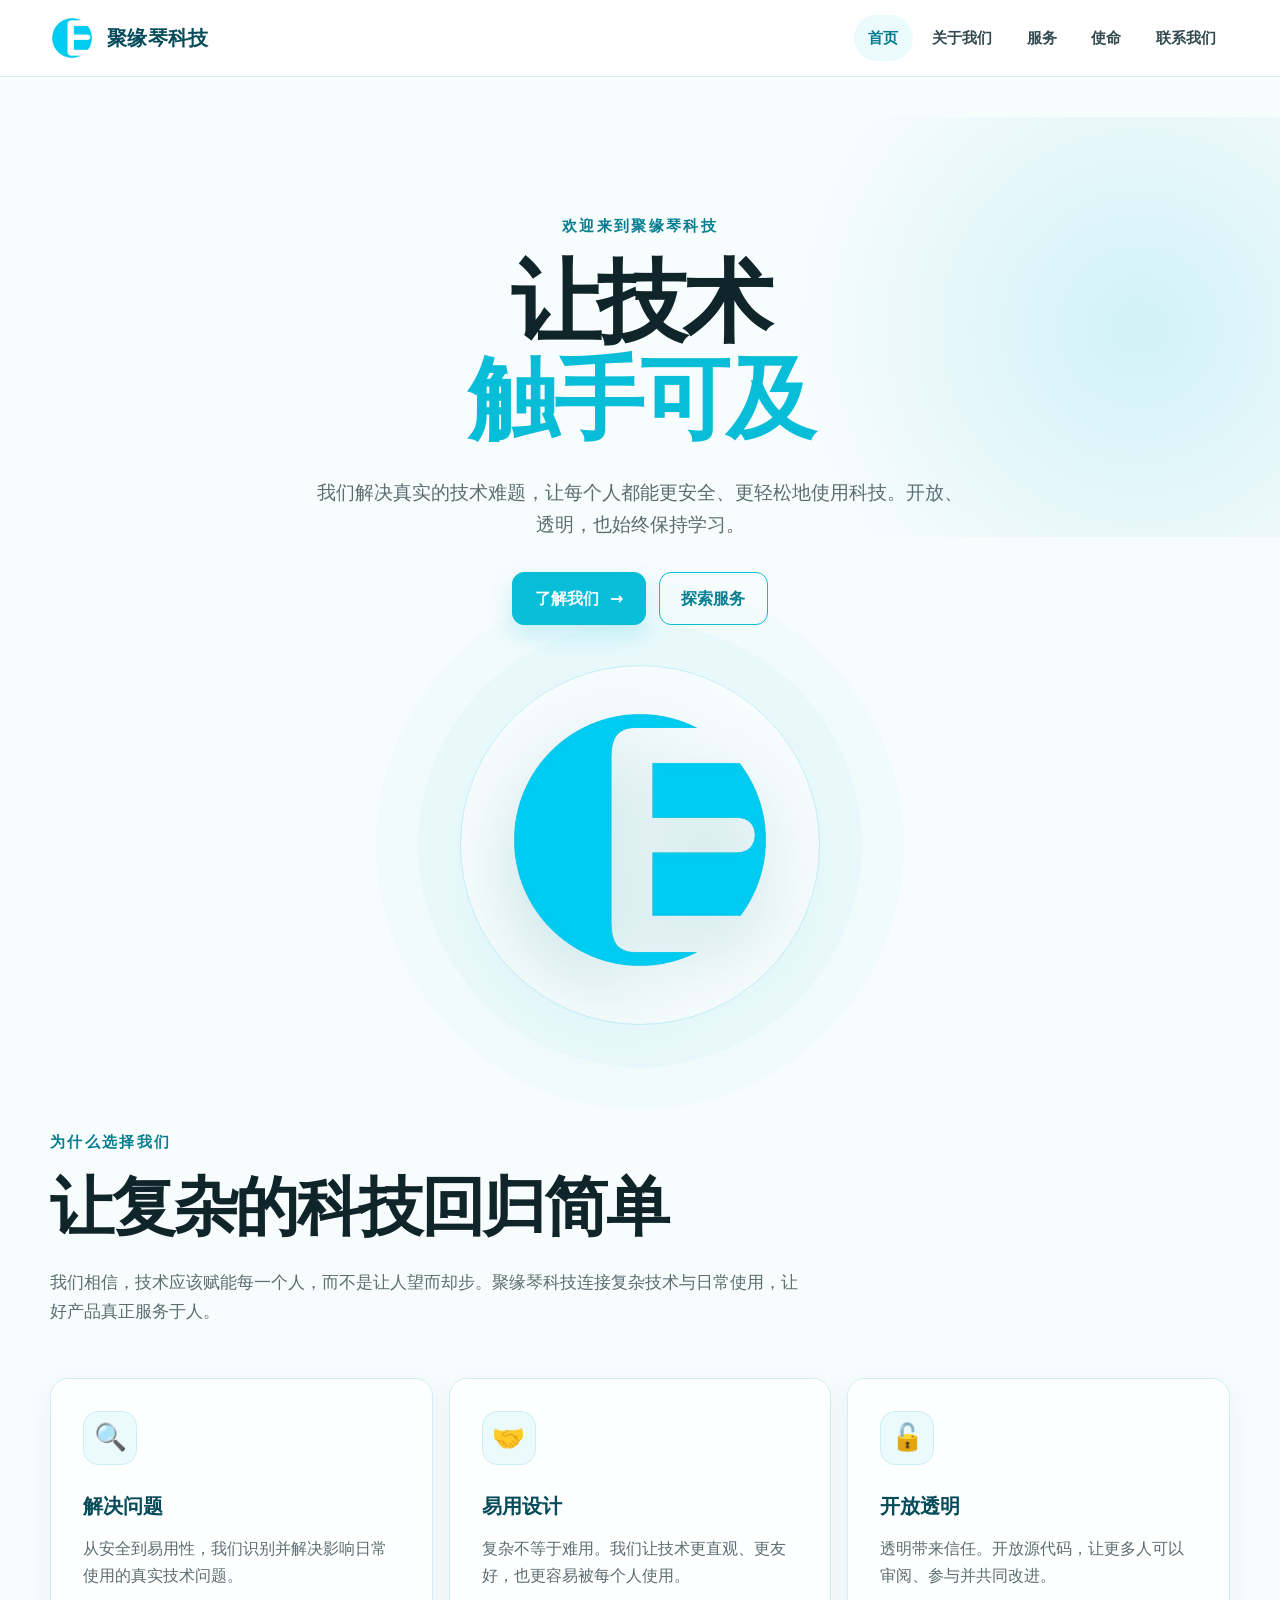
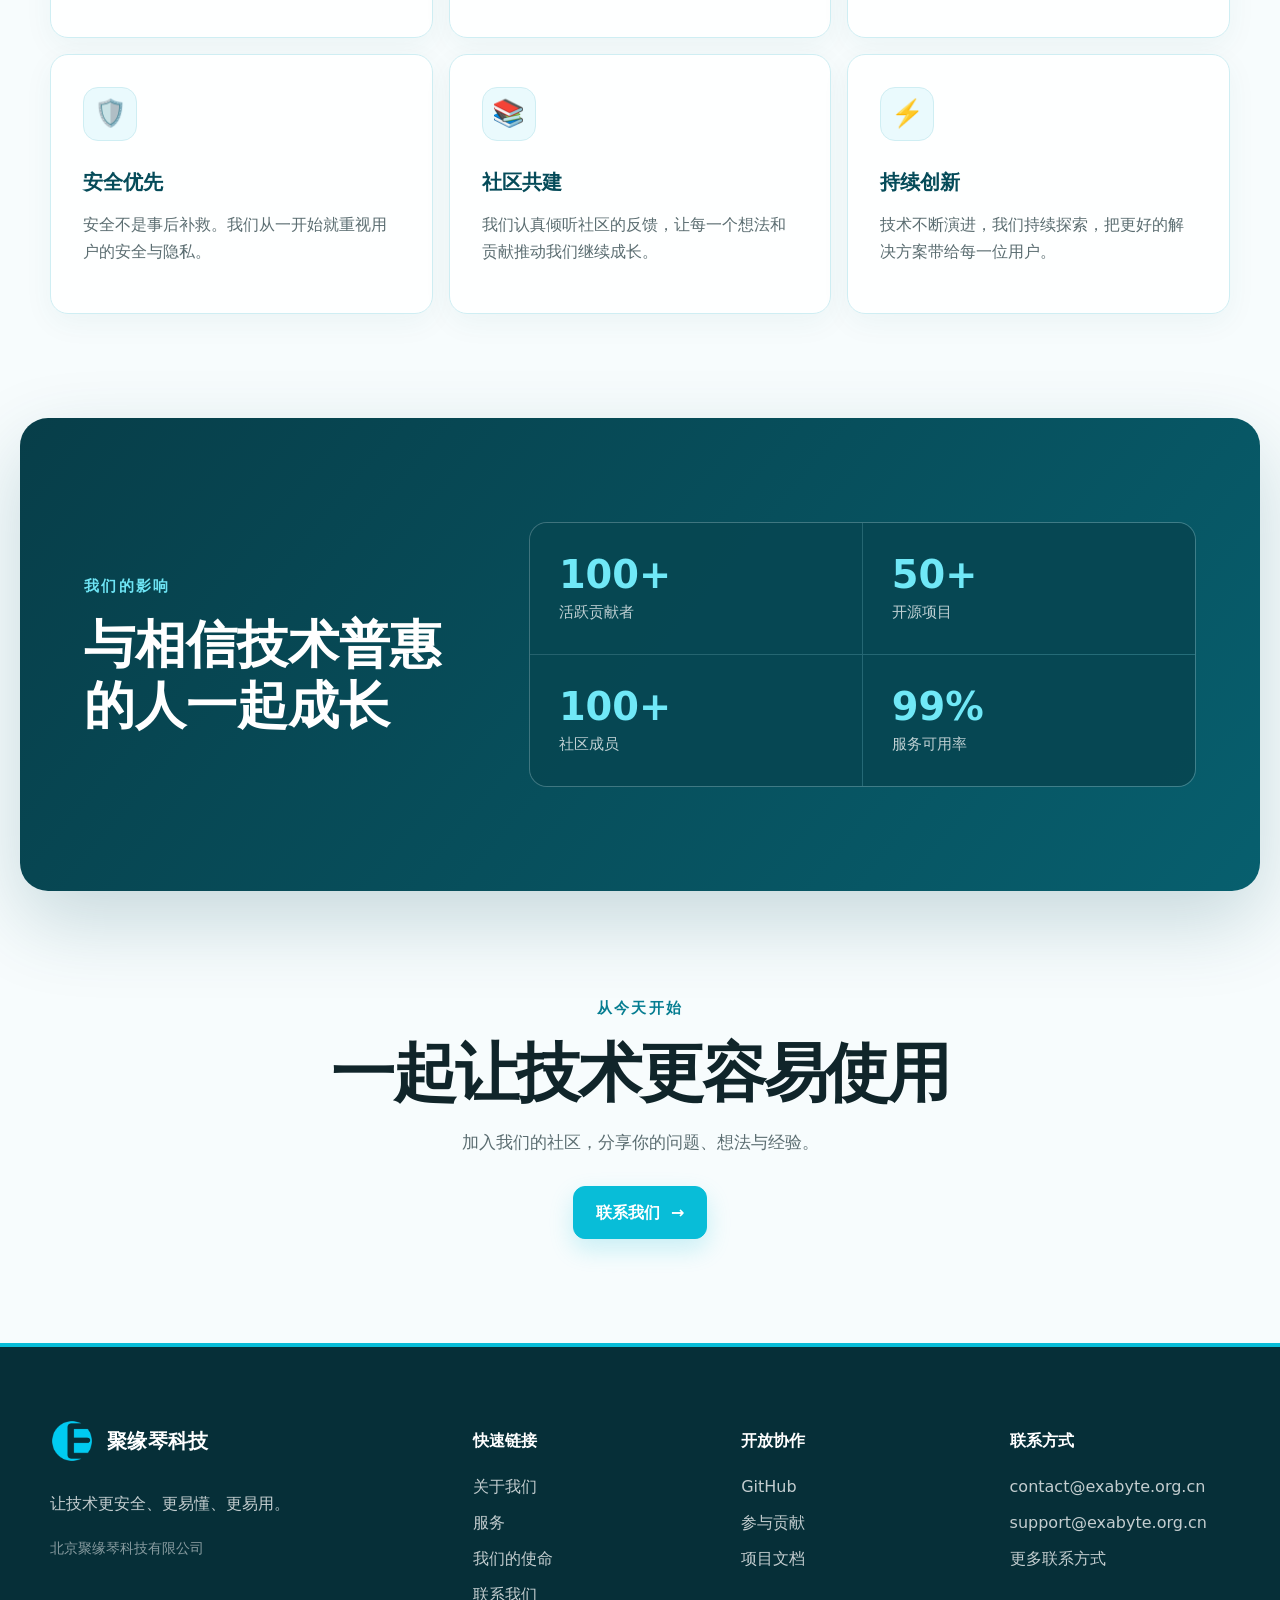
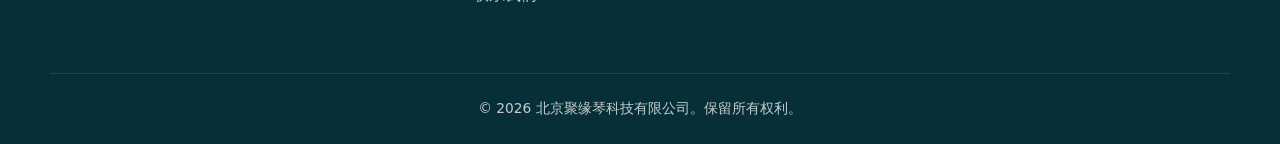
<file: index.html>
<!doctype html>
<html lang="zh-CN">
<head>
  <meta charset="utf-8">
  <meta name="viewport" content="width=device-width, initial-scale=1">
  <meta name="description" content="聚缘琴科技致力于让技术更安全、更易懂、更易用。">
  <meta name="theme-color" content="#08bdd8">
  <title>聚缘琴科技｜让技术触手可及</title>
  <link rel="icon" type="image/png" href="assets/exabyte.png">
  <link rel="stylesheet" href="assets/style.css">
  <script src="assets/site.js" defer></script>
</head>
<body>
  <a class="skip-link" href="#main">跳到主要内容</a>
  <header class="site-header">
    <nav class="nav-shell" aria-label="主导航">
      <a class="brand" href="index.html" aria-label="聚缘琴科技首页">
        <img src="assets/exabyte.png" alt="" width="48" height="48">
        <span>聚缘琴科技</span>
      </a>
      <button class="nav-toggle" type="button" aria-expanded="false" aria-controls="primary-nav"><span class="sr-only">打开导航菜单</span><span></span><span></span><span></span></button>
      <ul class="nav-links" id="primary-nav">
        <li><a class="active" aria-current="page" href="index.html">首页</a></li>
        <li><a href="about.html">关于我们</a></li>
        <li><a href="services.html">服务</a></li>
        <li><a href="mission.html">使命</a></li>
        <li><a href="contact.html">联系我们</a></li>
      </ul>
    </nav>
  </header>

  <main id="main">
    <section class="hero home-hero">
      <div class="hero-glow" aria-hidden="true"></div>
      <p class="eyebrow">欢迎来到聚缘琴科技</p>
      <h1>让技术<span>触手可及</span></h1>
      <p class="hero-copy">我们解决真实的技术难题，让每个人都能更安全、更轻松地使用科技。开放、透明，也始终保持学习。</p>
      <div class="button-row">
        <a class="button" href="about.html">了解我们 <span aria-hidden="true">→</span></a>
        <a class="button button-secondary" href="services.html">探索服务</a>
      </div>
      <div class="hero-mark" aria-hidden="true"><img src="assets/exabyte.png" alt=""></div>
    </section>

    <section class="section section-intro">
      <p class="eyebrow">为什么选择我们</p>
      <h2>让复杂的科技回归简单</h2>
      <p class="lead">我们相信，技术应该赋能每一个人，而不是让人望而却步。聚缘琴科技连接复杂技术与日常使用，让好产品真正服务于人。</p>
      <div class="cards-grid">
        <article class="card"><div class="icon-box">🔍</div><h3>解决问题</h3><p>从安全到易用性，我们识别并解决影响日常使用的真实技术问题。</p></article>
        <article class="card"><div class="icon-box">🤝</div><h3>易用设计</h3><p>复杂不等于难用。我们让技术更直观、更友好，也更容易被每个人使用。</p></article>
        <article class="card"><div class="icon-box">🔓</div><h3>开放透明</h3><p>透明带来信任。开放源代码，让更多人可以审阅、参与并共同改进。</p></article>
        <article class="card"><div class="icon-box">🛡️</div><h3>安全优先</h3><p>安全不是事后补救。我们从一开始就重视用户的安全与隐私。</p></article>
        <article class="card"><div class="icon-box">📚</div><h3>社区共建</h3><p>我们认真倾听社区的反馈，让每一个想法和贡献推动我们继续成长。</p></article>
        <article class="card"><div class="icon-box">⚡</div><h3>持续创新</h3><p>技术不断演进，我们持续探索，把更好的解决方案带给每一位用户。</p></article>
      </div>
    </section>

    <section class="impact section">
      <div><p class="eyebrow">我们的影响</p><h2>与相信技术普惠的人一起成长</h2></div>
      <div class="stats">
        <div class="stat"><strong>100+</strong><span>活跃贡献者</span></div>
        <div class="stat"><strong>50+</strong><span>开源项目</span></div>
        <div class="stat"><strong>100+</strong><span>社区成员</span></div>
        <div class="stat"><strong>99%</strong><span>服务可用率</span></div>
      </div>
    </section>

    <section class="cta section">
      <p class="eyebrow">从今天开始</p>
      <h2>一起让技术更容易使用</h2>
      <p>加入我们的社区，分享你的问题、想法与经验。</p>
      <a class="button" href="contact.html">联系我们 <span aria-hidden="true">→</span></a>
    </section>
  </main>

  <footer class="site-footer">
    <div class="footer-grid">
      <div class="footer-brand"><a class="brand brand-light" href="index.html"><img src="assets/exabyte.png" alt="" width="42" height="42"><span>聚缘琴科技</span></a><p>让技术更安全、更易懂、更易用。</p><p class="company-name">北京聚缘琴科技有限公司</p></div>
      <div><h2>快速链接</h2><ul><li><a href="about.html">关于我们</a></li><li><a href="services.html">服务</a></li><li><a href="mission.html">我们的使命</a></li><li><a href="contact.html">联系我们</a></li></ul></div>
      <div><h2>开放协作</h2><ul><li><a href="https://github.com/exabyteorg" target="_blank" rel="noreferrer">GitHub</a></li><li><a href="https://github.com/exabyteorg" target="_blank" rel="noreferrer">参与贡献</a></li><li><a href="https://github.com/exabyteorg" target="_blank" rel="noreferrer">项目文档</a></li></ul></div>
      <div><h2>联系方式</h2><ul><li><a href="mailto:contact@exabyte.org.cn">contact@exabyte.org.cn</a></li><li><a href="mailto:support@exabyte.org.cn">support@exabyte.org.cn</a></li><li><a href="contact.html">更多联系方式</a></li></ul></div>
    </div>
    <div class="footer-bottom"><p>© 2026 北京聚缘琴科技有限公司。保留所有权利。</p></div>
  </footer>
</body>
</html>
</file>
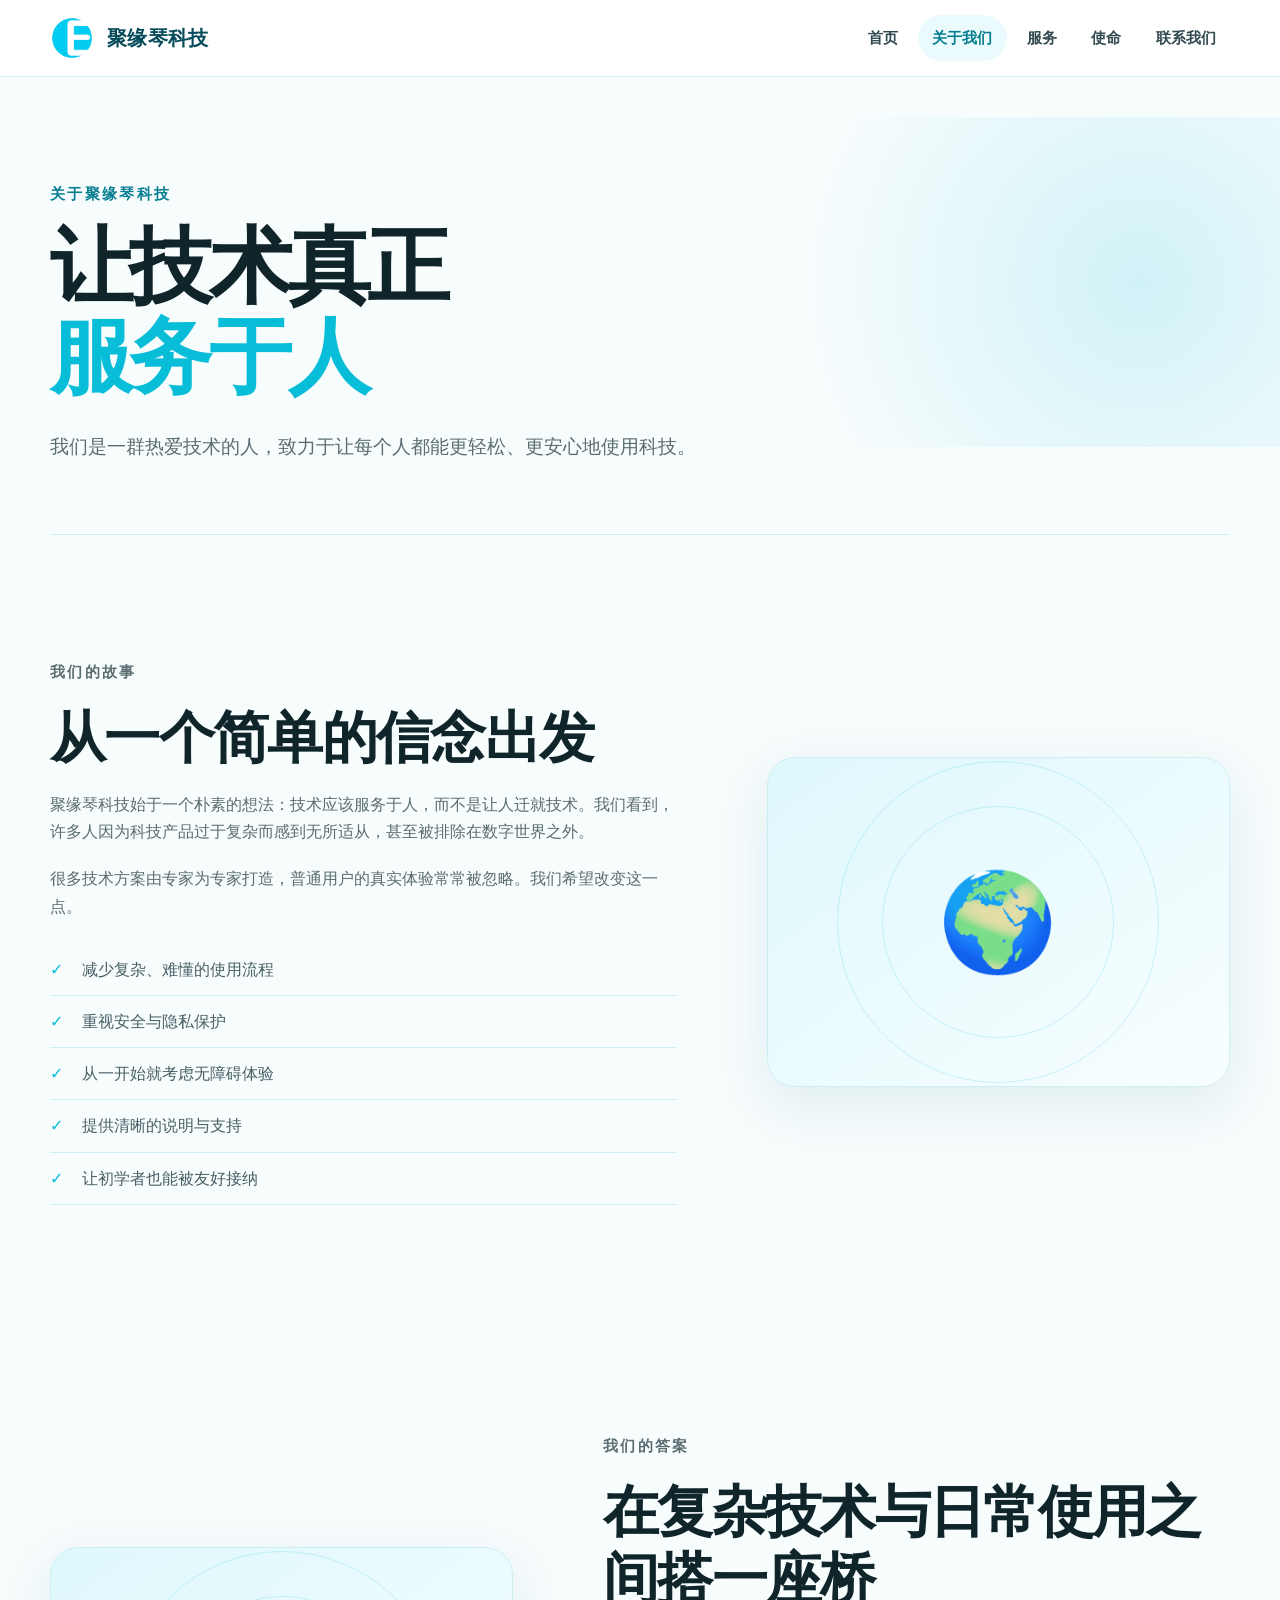
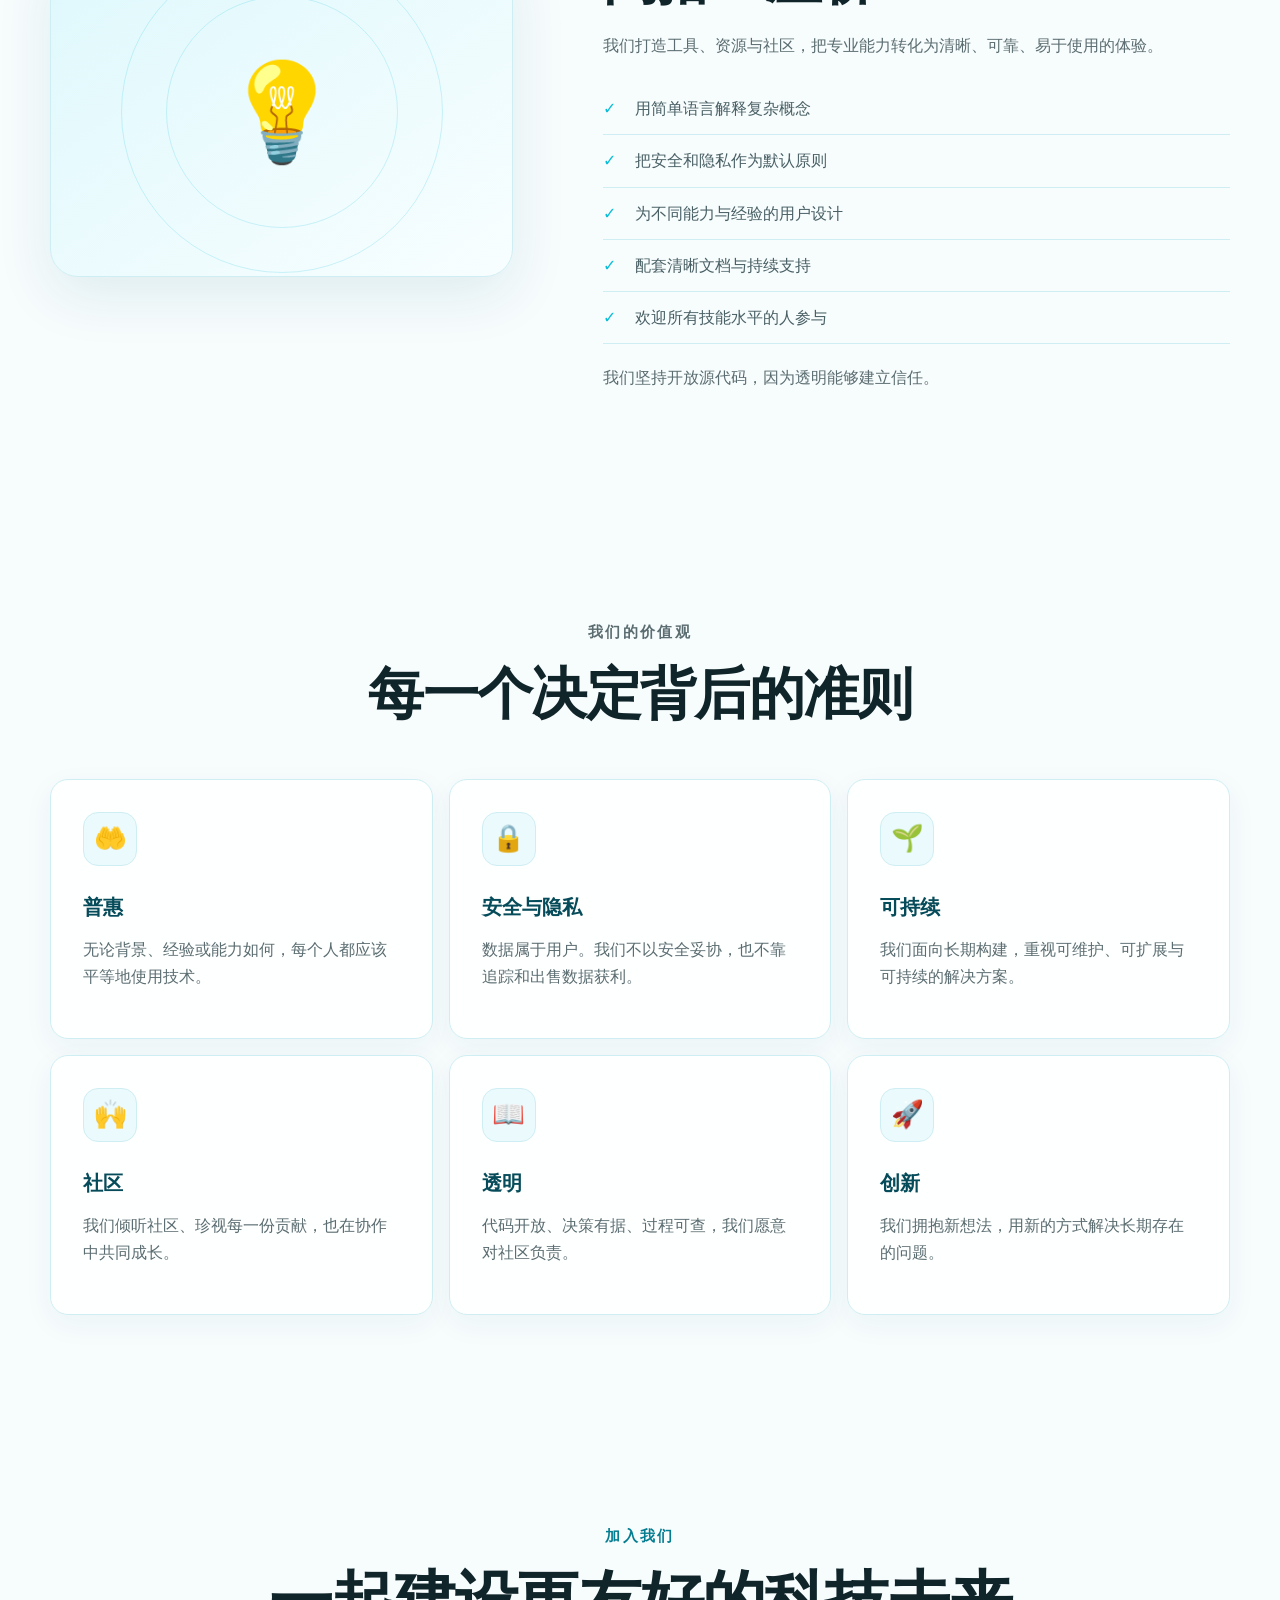
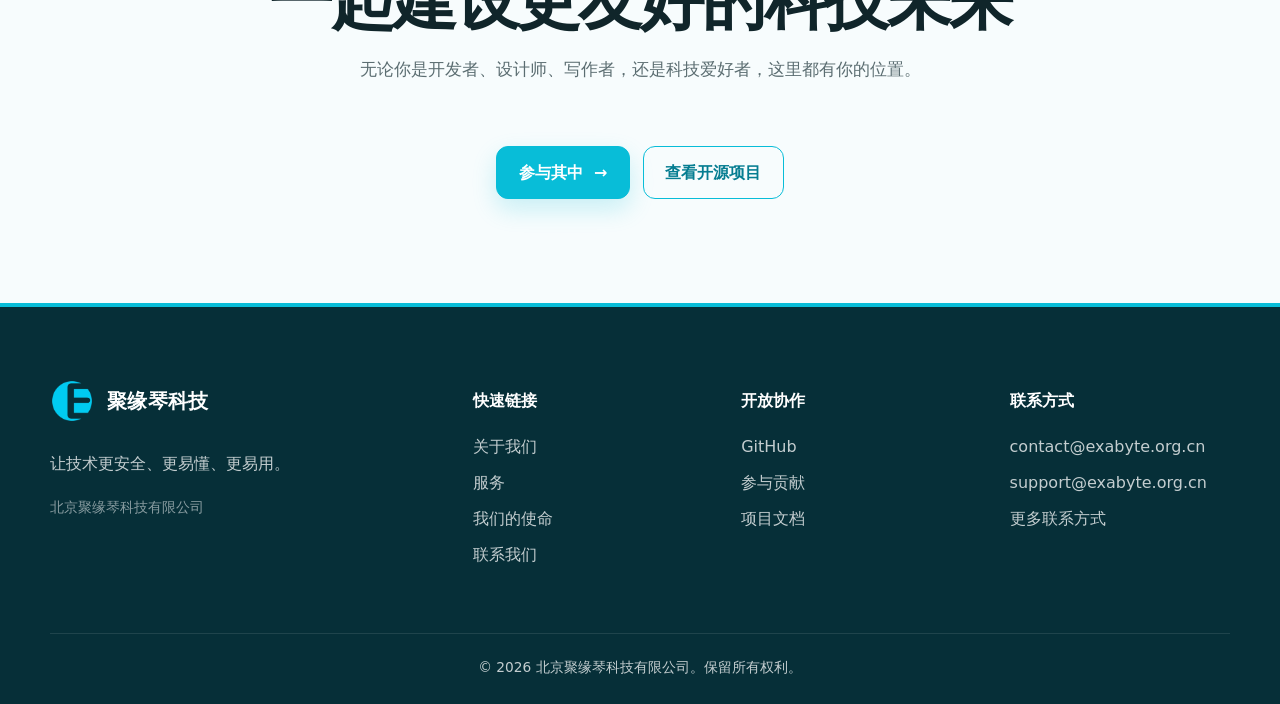
<file: about.html>
<!doctype html><html lang="zh-CN"><head><meta charset="utf-8"><meta name="viewport" content="width=device-width, initial-scale=1"><meta name="description" content="了解聚缘琴科技的故事、理念与价值观。"><meta name="theme-color" content="#08bdd8"><title>关于我们｜聚缘琴科技</title><link rel="icon" type="image/png" href="assets/exabyte.png"><link rel="stylesheet" href="assets/style.css"><script src="assets/site.js" defer></script></head>
<body><a class="skip-link" href="#main">跳到主要内容</a>
<header class="site-header"><nav class="nav-shell" aria-label="主导航"><a class="brand" href="index.html" aria-label="聚缘琴科技首页"><img src="assets/exabyte.png" alt="" width="48" height="48"><span>聚缘琴科技</span></a><button class="nav-toggle" type="button" aria-expanded="false" aria-controls="primary-nav"><span class="sr-only">打开导航菜单</span><span></span><span></span><span></span></button><ul class="nav-links" id="primary-nav"><li><a href="index.html">首页</a></li><li><a class="active" aria-current="page" href="about.html">关于我们</a></li><li><a href="services.html">服务</a></li><li><a href="mission.html">使命</a></li><li><a href="contact.html">联系我们</a></li></ul></nav></header>
<main id="main">
  <section class="hero page-hero"><p class="eyebrow">关于聚缘琴科技</p><h1>让技术真正<span>服务于人</span></h1><p class="hero-copy">我们是一群热爱技术的人，致力于让每个人都能更轻松、更安心地使用科技。</p></section>
  <section class="section split-section"><div><p class="eyebrow">我们的故事</p><h2>从一个简单的信念出发</h2><p>聚缘琴科技始于一个朴素的想法：技术应该服务于人，而不是让人迁就技术。我们看到，许多人因为科技产品过于复杂而感到无所适从，甚至被排除在数字世界之外。</p><p>很多技术方案由专家为专家打造，普通用户的真实体验常常被忽略。我们希望改变这一点。</p><ul class="check-list"><li>减少复杂、难懂的使用流程</li><li>重视安全与隐私保护</li><li>从一开始就考虑无障碍体验</li><li>提供清晰的说明与支持</li><li>让初学者也能被友好接纳</li></ul></div><div class="feature-panel" aria-hidden="true">🌍</div></section>
  <section class="section split-section reverse"><div class="feature-panel" aria-hidden="true">💡</div><div><p class="eyebrow">我们的答案</p><h2>在复杂技术与日常使用之间搭一座桥</h2><p>我们打造工具、资源与社区，把专业能力转化为清晰、可靠、易于使用的体验。</p><ul class="check-list"><li>用简单语言解释复杂概念</li><li>把安全和隐私作为默认原则</li><li>为不同能力与经验的用户设计</li><li>配套清晰文档与持续支持</li><li>欢迎所有技能水平的人参与</li></ul><p>我们坚持开放源代码，因为透明能够建立信任。</p></div></section>
  <section class="section"><div class="section-heading centered"><p class="eyebrow">我们的价值观</p><h2>每一个决定背后的准则</h2></div><div class="cards-grid"><article class="card"><div class="icon-box">🤲</div><h3>普惠</h3><p>无论背景、经验或能力如何，每个人都应该平等地使用技术。</p></article><article class="card"><div class="icon-box">🔒</div><h3>安全与隐私</h3><p>数据属于用户。我们不以安全妥协，也不靠追踪和出售数据获利。</p></article><article class="card"><div class="icon-box">🌱</div><h3>可持续</h3><p>我们面向长期构建，重视可维护、可扩展与可持续的解决方案。</p></article><article class="card"><div class="icon-box">🙌</div><h3>社区</h3><p>我们倾听社区、珍视每一份贡献，也在协作中共同成长。</p></article><article class="card"><div class="icon-box">📖</div><h3>透明</h3><p>代码开放、决策有据、过程可查，我们愿意对社区负责。</p></article><article class="card"><div class="icon-box">🚀</div><h3>创新</h3><p>我们拥抱新想法，用新的方式解决长期存在的问题。</p></article></div></section>
  <section class="cta section"><p class="eyebrow">加入我们</p><h2>一起建设更友好的科技未来</h2><p>无论你是开发者、设计师、写作者，还是科技爱好者，这里都有你的位置。</p><div class="button-row"><a class="button" href="contact.html">参与其中 <span aria-hidden="true">→</span></a><a class="button button-secondary" href="https://github.com/exabyteorg" target="_blank" rel="noreferrer">查看开源项目</a></div></section>
</main>
<footer class="site-footer"><div class="footer-grid"><div class="footer-brand"><a class="brand brand-light" href="index.html"><img src="assets/exabyte.png" alt="" width="42" height="42"><span>聚缘琴科技</span></a><p>让技术更安全、更易懂、更易用。</p><p class="company-name">北京聚缘琴科技有限公司</p></div><div><h2>快速链接</h2><ul><li><a href="about.html">关于我们</a></li><li><a href="services.html">服务</a></li><li><a href="mission.html">我们的使命</a></li><li><a href="contact.html">联系我们</a></li></ul></div><div><h2>开放协作</h2><ul><li><a href="https://github.com/exabyteorg" target="_blank" rel="noreferrer">GitHub</a></li><li><a href="https://github.com/exabyteorg" target="_blank" rel="noreferrer">参与贡献</a></li><li><a href="https://github.com/exabyteorg" target="_blank" rel="noreferrer">项目文档</a></li></ul></div><div><h2>联系方式</h2><ul><li><a href="mailto:contact@exabyte.org.cn">contact@exabyte.org.cn</a></li><li><a href="mailto:support@exabyte.org.cn">support@exabyte.org.cn</a></li><li><a href="contact.html">更多联系方式</a></li></ul></div></div><div class="footer-bottom"><p>© 2026 北京聚缘琴科技有限公司。保留所有权利。</p></div></footer></body></html>
</file>
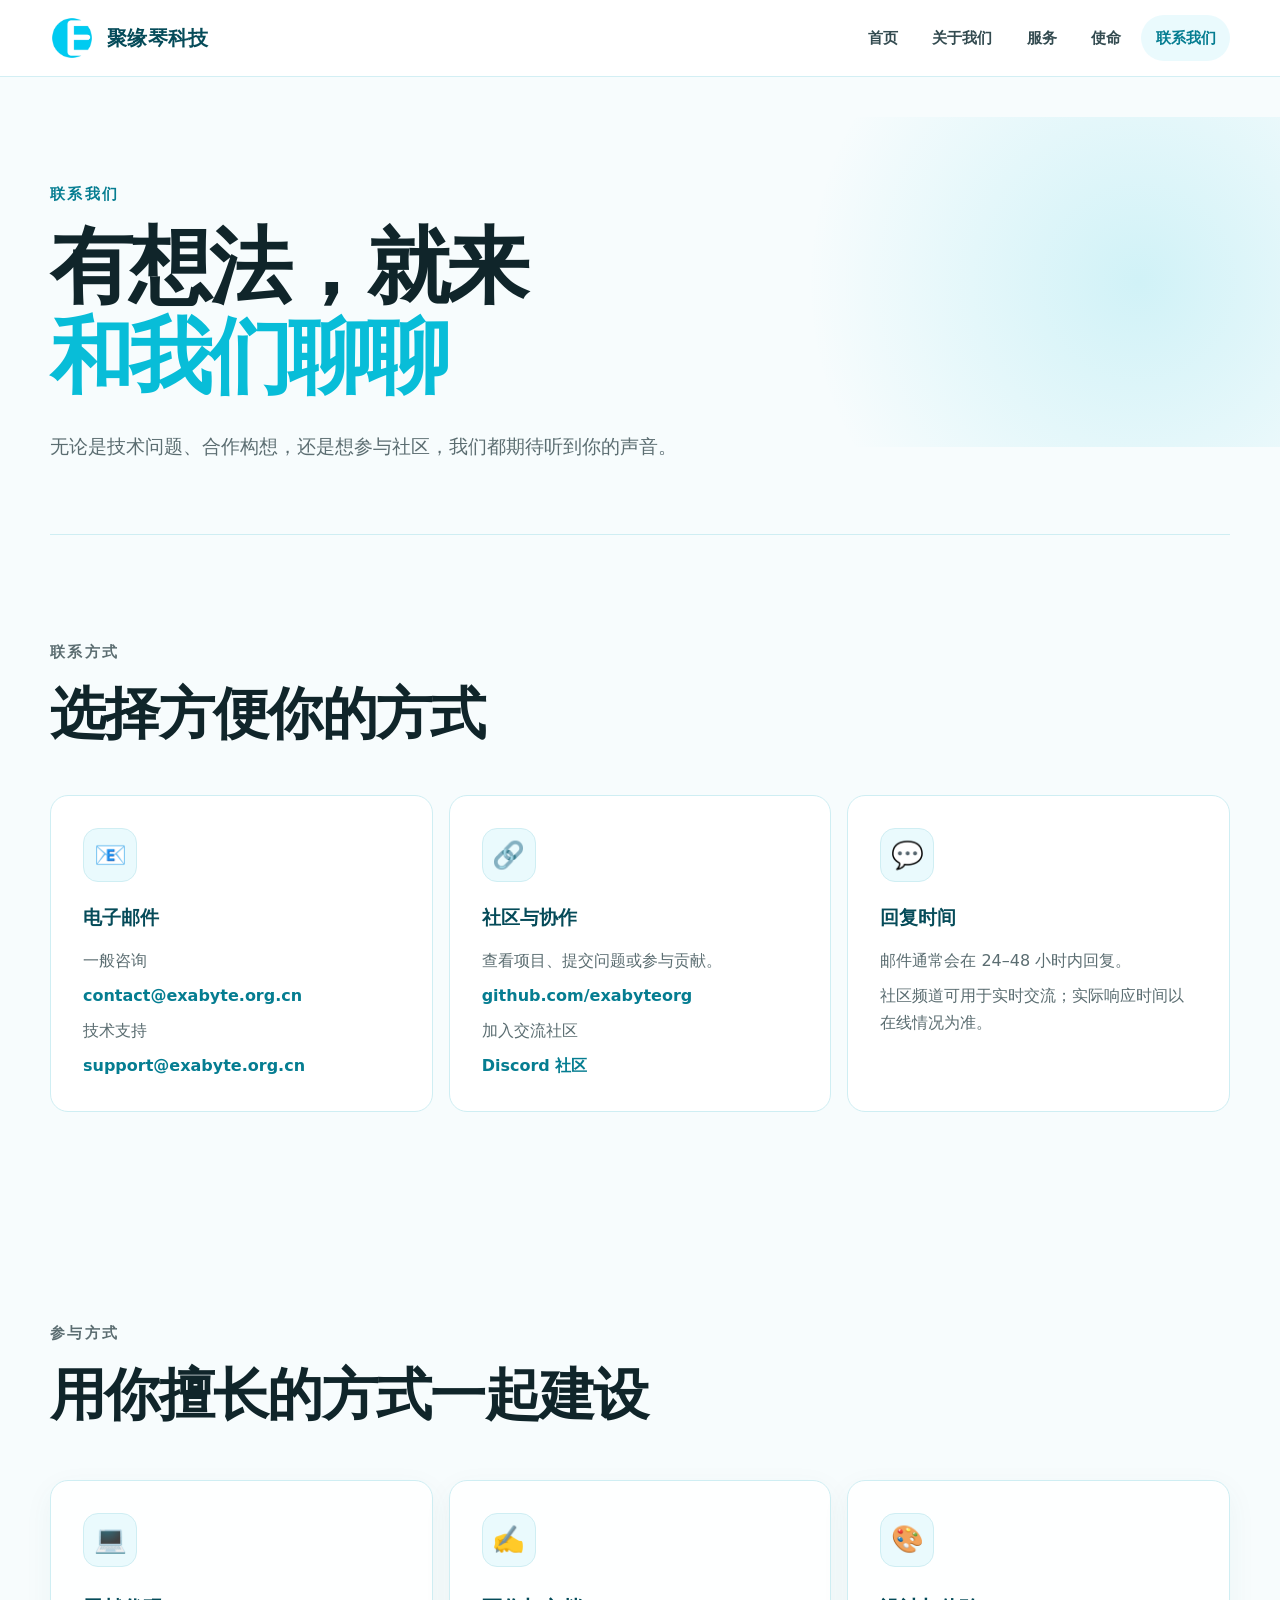
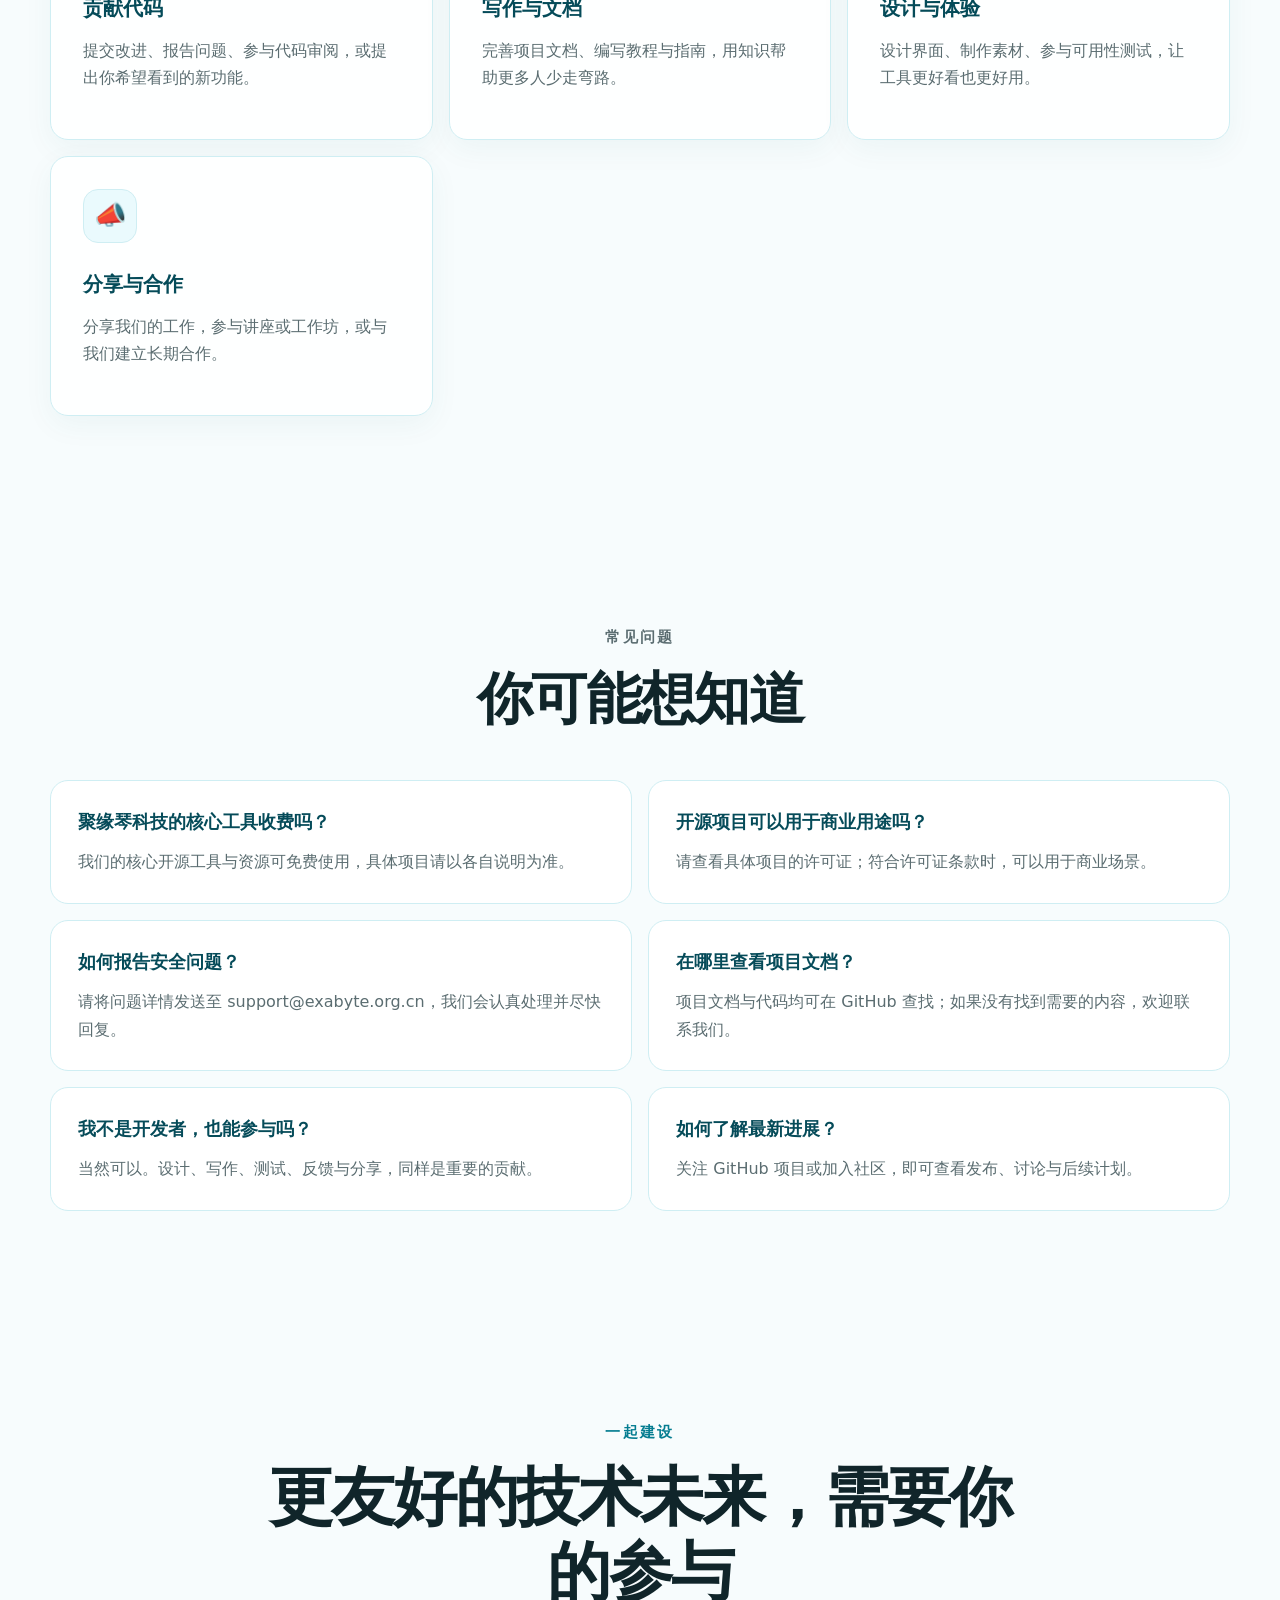
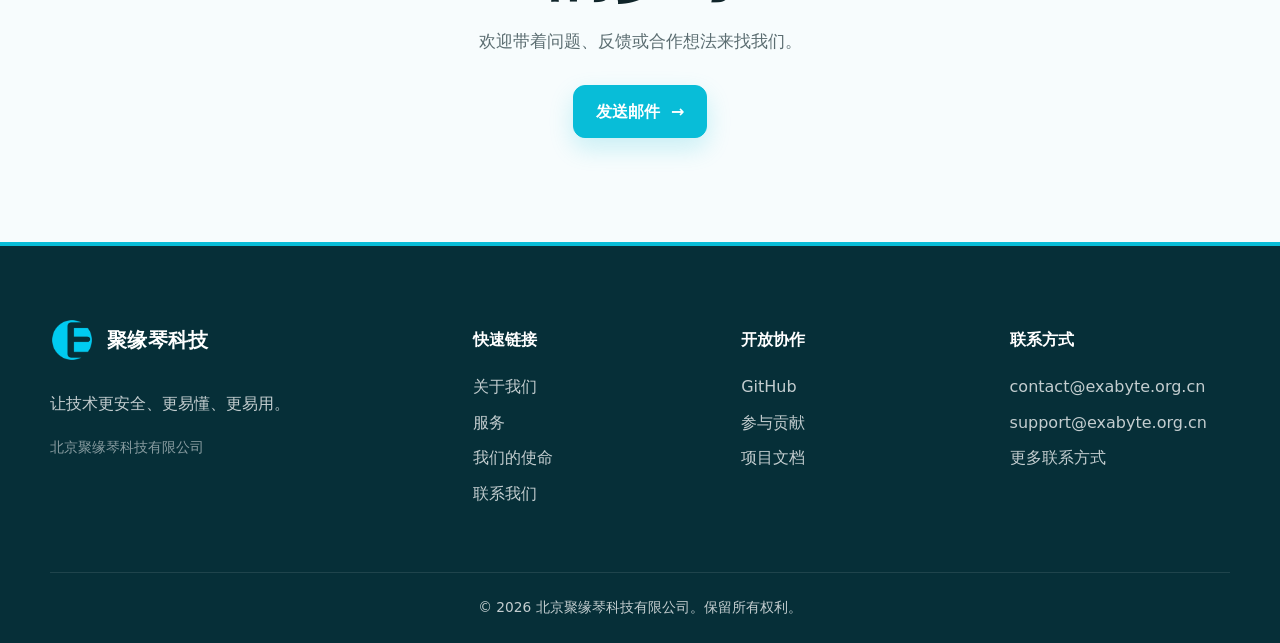
<file: contact.html>
<!doctype html><html lang="zh-CN"><head><meta charset="utf-8"><meta name="viewport" content="width=device-width, initial-scale=1"><meta name="description" content="联系聚缘琴科技，咨询服务、技术支持或参与开源社区。"><meta name="theme-color" content="#08bdd8"><title>联系我们｜聚缘琴科技</title><link rel="icon" type="image/png" href="assets/exabyte.png"><link rel="stylesheet" href="assets/style.css"><script src="assets/site.js" defer></script></head>
<body><a class="skip-link" href="#main">跳到主要内容</a><header class="site-header"><nav class="nav-shell" aria-label="主导航"><a class="brand" href="index.html" aria-label="聚缘琴科技首页"><img src="assets/exabyte.png" alt="" width="48" height="48"><span>聚缘琴科技</span></a><button class="nav-toggle" type="button" aria-expanded="false" aria-controls="primary-nav"><span class="sr-only">打开导航菜单</span><span></span><span></span><span></span></button><ul class="nav-links" id="primary-nav"><li><a href="index.html">首页</a></li><li><a href="about.html">关于我们</a></li><li><a href="services.html">服务</a></li><li><a href="mission.html">使命</a></li><li><a class="active" aria-current="page" href="contact.html">联系我们</a></li></ul></nav></header>
<main id="main">
  <section class="hero page-hero"><p class="eyebrow">联系我们</p><h1>有想法，就来<span>和我们聊聊</span></h1><p class="hero-copy">无论是技术问题、合作构想，还是想参与社区，我们都期待听到你的声音。</p></section>
  <section class="section"><div class="section-heading"><p class="eyebrow">联系方式</p><h2>选择方便你的方式</h2></div><div class="contact-strip"><article class="contact-card"><div class="icon-box">📧</div><h3>电子邮件</h3><p>一般咨询</p><a href="mailto:contact@exabyte.org.cn">contact@exabyte.org.cn</a><p>技术支持</p><a href="mailto:support@exabyte.org.cn">support@exabyte.org.cn</a></article><article class="contact-card"><div class="icon-box">🔗</div><h3>社区与协作</h3><p>查看项目、提交问题或参与贡献。</p><a href="https://github.com/exabyteorg" target="_blank" rel="noreferrer">github.com/exabyteorg</a><p>加入交流社区</p><a href="https://discord.gg/DtcWrKdEmf" target="_blank" rel="noreferrer">Discord 社区</a></article><article class="contact-card"><div class="icon-box">💬</div><h3>回复时间</h3><p>邮件通常会在 24–48 小时内回复。</p><p>社区频道可用于实时交流；实际响应时间以在线情况为准。</p></article></div></section>
  <section class="section"><div class="section-heading"><p class="eyebrow">参与方式</p><h2>用你擅长的方式一起建设</h2></div><div class="cards-grid"><article class="card"><div class="icon-box">💻</div><h3>贡献代码</h3><p>提交改进、报告问题、参与代码审阅，或提出你希望看到的新功能。</p></article><article class="card"><div class="icon-box">✍️</div><h3>写作与文档</h3><p>完善项目文档、编写教程与指南，用知识帮助更多人少走弯路。</p></article><article class="card"><div class="icon-box">🎨</div><h3>设计与体验</h3><p>设计界面、制作素材、参与可用性测试，让工具更好看也更好用。</p></article><article class="card"><div class="icon-box">📣</div><h3>分享与合作</h3><p>分享我们的工作，参与讲座或工作坊，或与我们建立长期合作。</p></article></div></section>
  <section class="section"><div class="section-heading centered"><p class="eyebrow">常见问题</p><h2>你可能想知道</h2></div><div class="faq-grid"><article class="faq-item"><h3>聚缘琴科技的核心工具收费吗？</h3><p>我们的核心开源工具与资源可免费使用，具体项目请以各自说明为准。</p></article><article class="faq-item"><h3>开源项目可以用于商业用途吗？</h3><p>请查看具体项目的许可证；符合许可证条款时，可以用于商业场景。</p></article><article class="faq-item"><h3>如何报告安全问题？</h3><p>请将问题详情发送至 support@exabyte.org.cn，我们会认真处理并尽快回复。</p></article><article class="faq-item"><h3>在哪里查看项目文档？</h3><p>项目文档与代码均可在 GitHub 查找；如果没有找到需要的内容，欢迎联系我们。</p></article><article class="faq-item"><h3>我不是开发者，也能参与吗？</h3><p>当然可以。设计、写作、测试、反馈与分享，同样是重要的贡献。</p></article><article class="faq-item"><h3>如何了解最新进展？</h3><p>关注 GitHub 项目或加入社区，即可查看发布、讨论与后续计划。</p></article></div></section>
  <section class="cta section"><p class="eyebrow">一起建设</p><h2>更友好的技术未来，需要你的参与</h2><p>欢迎带着问题、反馈或合作想法来找我们。</p><a class="button" href="mailto:contact@exabyte.org.cn">发送邮件 <span aria-hidden="true">→</span></a></section>
</main>
<footer class="site-footer"><div class="footer-grid"><div class="footer-brand"><a class="brand brand-light" href="index.html"><img src="assets/exabyte.png" alt="" width="42" height="42"><span>聚缘琴科技</span></a><p>让技术更安全、更易懂、更易用。</p><p class="company-name">北京聚缘琴科技有限公司</p></div><div><h2>快速链接</h2><ul><li><a href="about.html">关于我们</a></li><li><a href="services.html">服务</a></li><li><a href="mission.html">我们的使命</a></li><li><a href="contact.html">联系我们</a></li></ul></div><div><h2>开放协作</h2><ul><li><a href="https://github.com/exabyteorg" target="_blank" rel="noreferrer">GitHub</a></li><li><a href="https://github.com/exabyteorg" target="_blank" rel="noreferrer">参与贡献</a></li><li><a href="https://github.com/exabyteorg" target="_blank" rel="noreferrer">项目文档</a></li></ul></div><div><h2>联系方式</h2><ul><li><a href="mailto:contact@exabyte.org.cn">contact@exabyte.org.cn</a></li><li><a href="mailto:support@exabyte.org.cn">support@exabyte.org.cn</a></li><li><a href="contact.html">更多联系方式</a></li></ul></div></div><div class="footer-bottom"><p>© 2026 北京聚缘琴科技有限公司。保留所有权利。</p></div></footer></body></html>
</file>
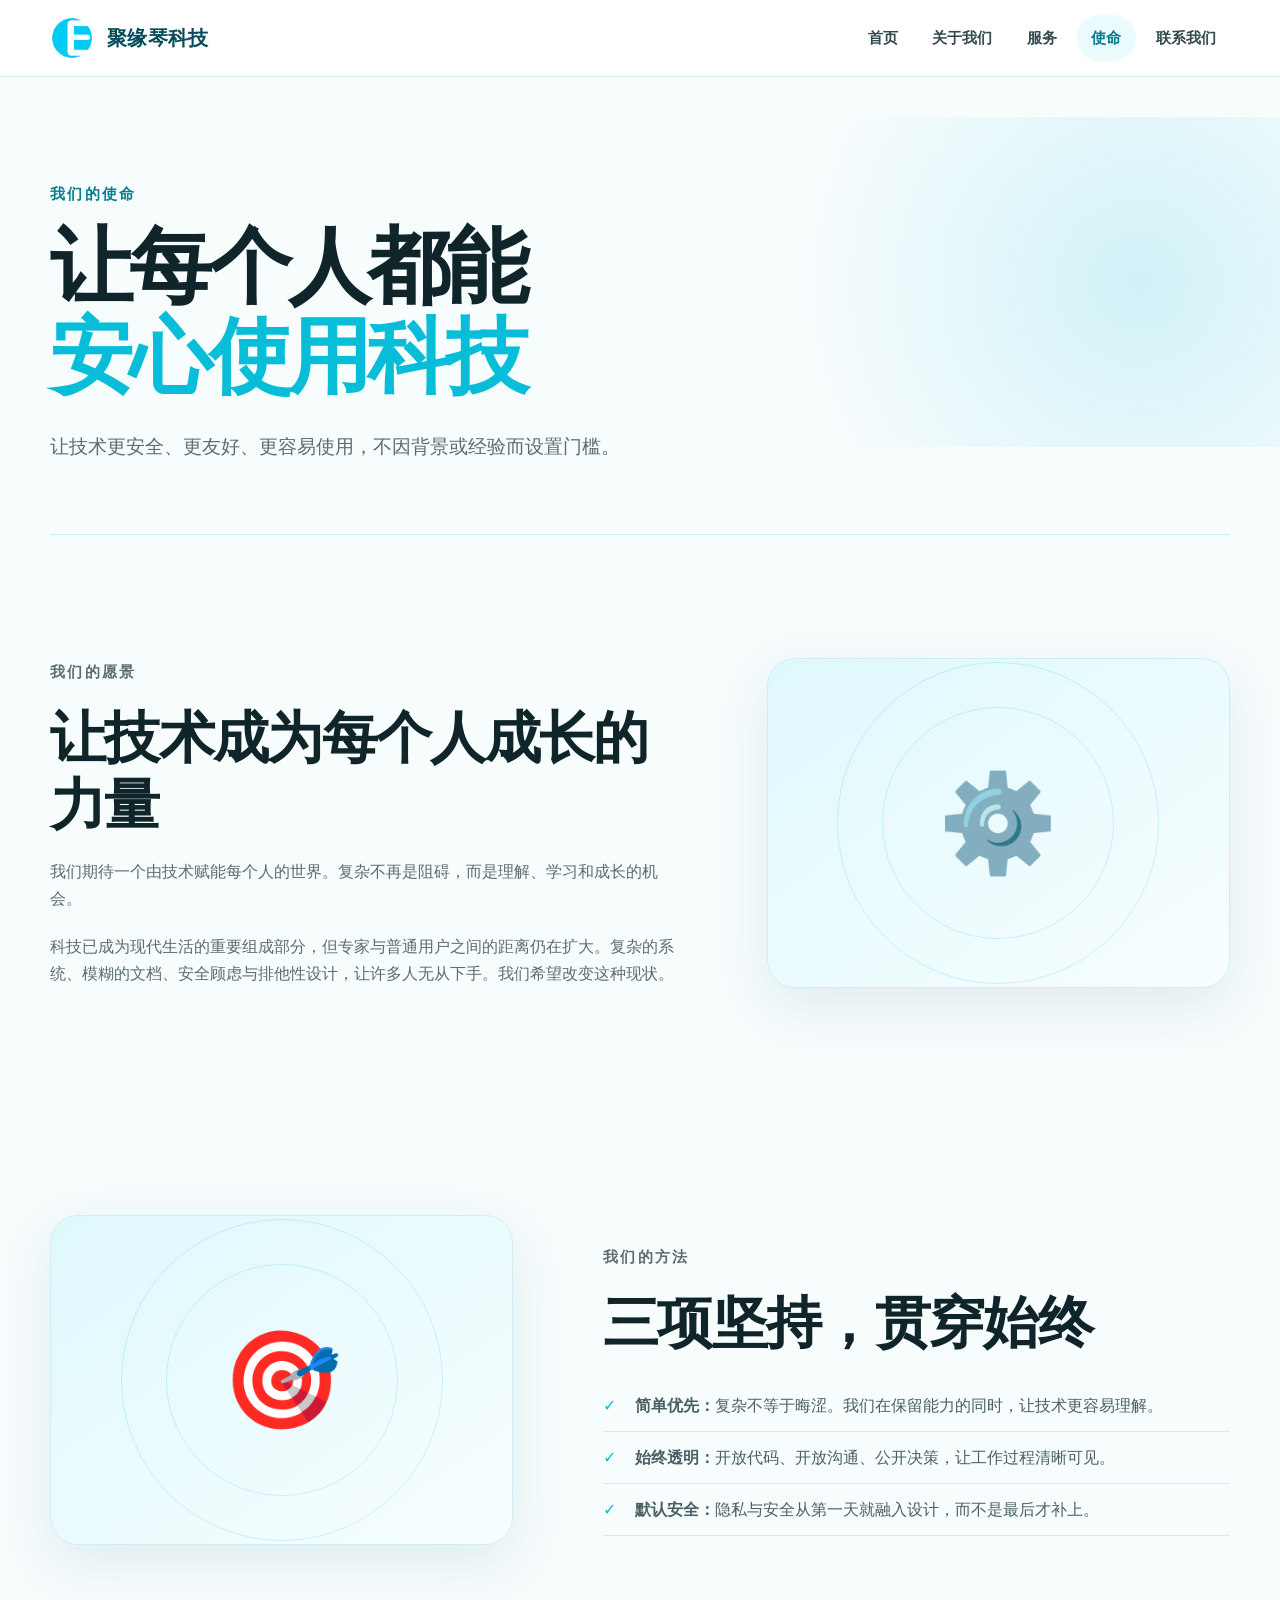
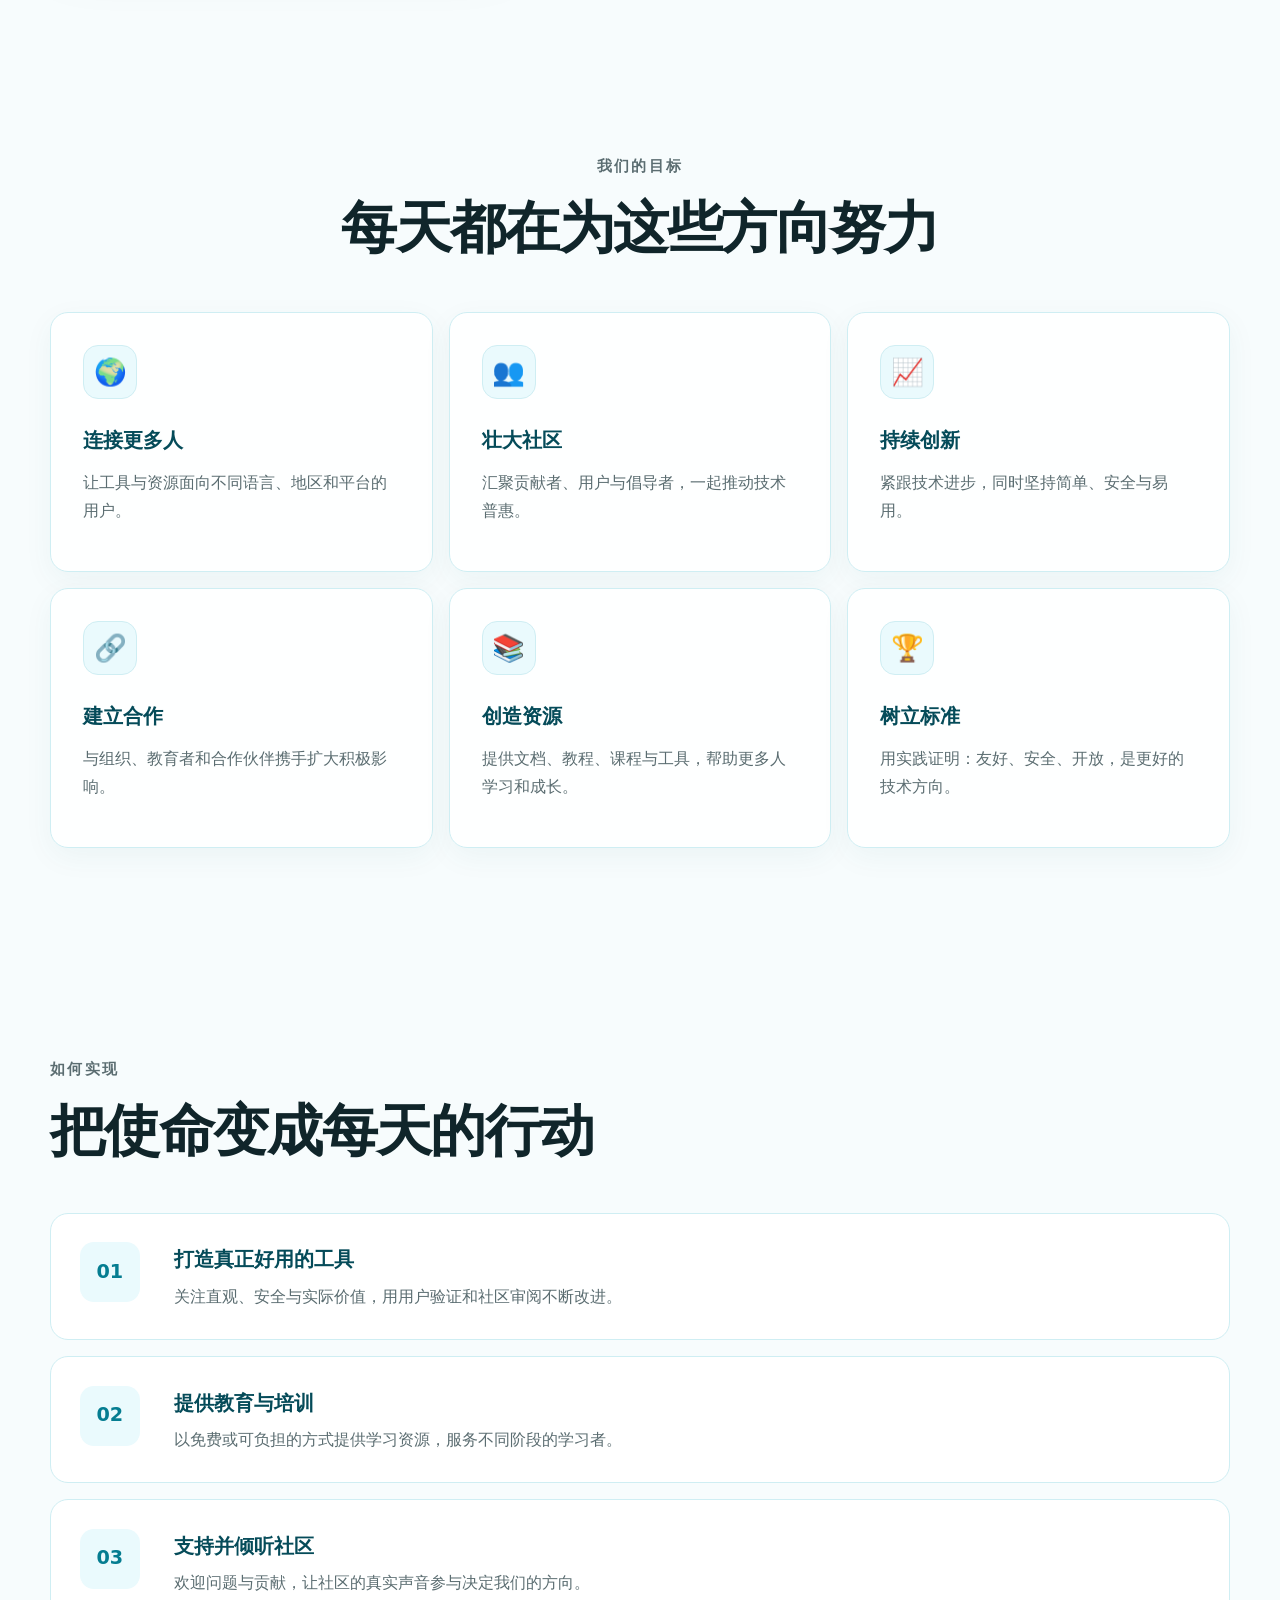
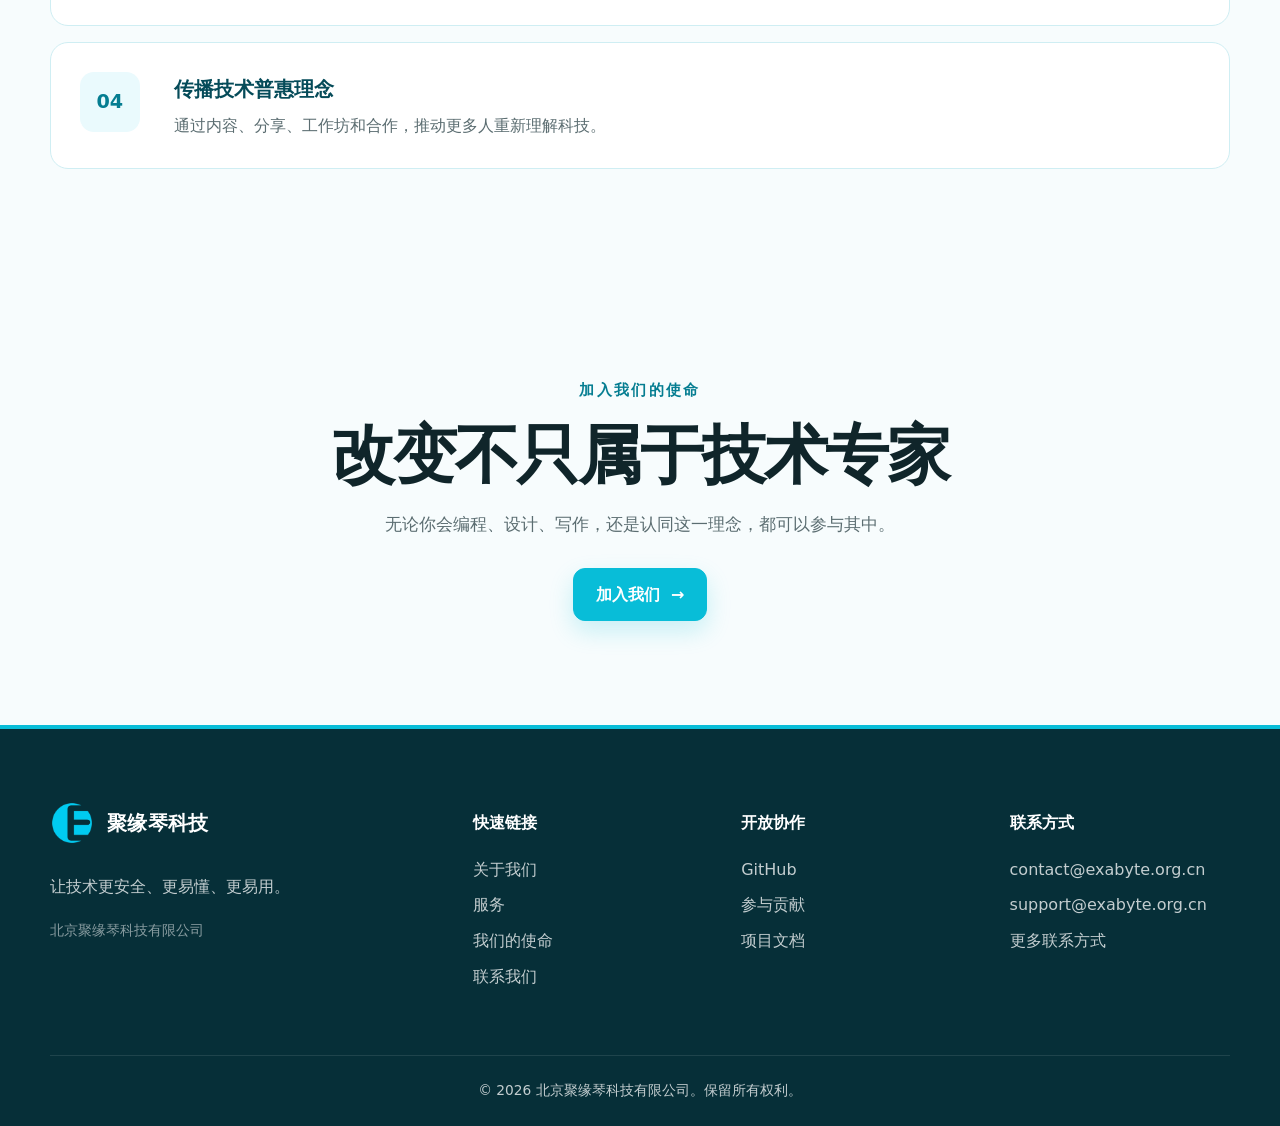
<file: mission.html>
<!doctype html><html lang="zh-CN"><head><meta charset="utf-8"><meta name="viewport" content="width=device-width, initial-scale=1"><meta name="description" content="聚缘琴科技的使命是让技术更安全、更友好、更容易被每个人使用。"><meta name="theme-color" content="#08bdd8"><title>我们的使命｜聚缘琴科技</title><link rel="icon" type="image/png" href="assets/exabyte.png"><link rel="stylesheet" href="assets/style.css"><script src="assets/site.js" defer></script></head>
<body><a class="skip-link" href="#main">跳到主要内容</a><header class="site-header"><nav class="nav-shell" aria-label="主导航"><a class="brand" href="index.html" aria-label="聚缘琴科技首页"><img src="assets/exabyte.png" alt="" width="48" height="48"><span>聚缘琴科技</span></a><button class="nav-toggle" type="button" aria-expanded="false" aria-controls="primary-nav"><span class="sr-only">打开导航菜单</span><span></span><span></span><span></span></button><ul class="nav-links" id="primary-nav"><li><a href="index.html">首页</a></li><li><a href="about.html">关于我们</a></li><li><a href="services.html">服务</a></li><li><a class="active" aria-current="page" href="mission.html">使命</a></li><li><a href="contact.html">联系我们</a></li></ul></nav></header>
<main id="main">
  <section class="hero page-hero"><p class="eyebrow">我们的使命</p><h1>让每个人都能<span>安心使用科技</span></h1><p class="hero-copy">让技术更安全、更友好、更容易使用，不因背景或经验而设置门槛。</p></section>
  <section class="section split-section"><div><p class="eyebrow">我们的愿景</p><h2>让技术成为每个人成长的力量</h2><p>我们期待一个由技术赋能每个人的世界。复杂不再是阻碍，而是理解、学习和成长的机会。</p><p>科技已成为现代生活的重要组成部分，但专家与普通用户之间的距离仍在扩大。复杂的系统、模糊的文档、安全顾虑与排他性设计，让许多人无从下手。我们希望改变这种现状。</p></div><div class="feature-panel" aria-hidden="true">⚙️</div></section>
  <section class="section split-section reverse"><div class="feature-panel" aria-hidden="true">🎯</div><div><p class="eyebrow">我们的方法</p><h2>三项坚持，贯穿始终</h2><ul class="check-list"><li><strong>简单优先：</strong>复杂不等于晦涩。我们在保留能力的同时，让技术更容易理解。</li><li><strong>始终透明：</strong>开放代码、开放沟通、公开决策，让工作过程清晰可见。</li><li><strong>默认安全：</strong>隐私与安全从第一天就融入设计，而不是最后才补上。</li></ul></div></section>
  <section class="section"><div class="section-heading centered"><p class="eyebrow">我们的目标</p><h2>每天都在为这些方向努力</h2></div><div class="cards-grid"><article class="card"><div class="icon-box">🌍</div><h3>连接更多人</h3><p>让工具与资源面向不同语言、地区和平台的用户。</p></article><article class="card"><div class="icon-box">👥</div><h3>壮大社区</h3><p>汇聚贡献者、用户与倡导者，一起推动技术普惠。</p></article><article class="card"><div class="icon-box">📈</div><h3>持续创新</h3><p>紧跟技术进步，同时坚持简单、安全与易用。</p></article><article class="card"><div class="icon-box">🔗</div><h3>建立合作</h3><p>与组织、教育者和合作伙伴携手扩大积极影响。</p></article><article class="card"><div class="icon-box">📚</div><h3>创造资源</h3><p>提供文档、教程、课程与工具，帮助更多人学习和成长。</p></article><article class="card"><div class="icon-box">🏆</div><h3>树立标准</h3><p>用实践证明：友好、安全、开放，是更好的技术方向。</p></article></div></section>
  <section class="section"><div class="section-heading"><p class="eyebrow">如何实现</p><h2>把使命变成每天的行动</h2></div><div class="steps"><article class="step"><div><h3>打造真正好用的工具</h3><p>关注直观、安全与实际价值，用用户验证和社区审阅不断改进。</p></div></article><article class="step"><div><h3>提供教育与培训</h3><p>以免费或可负担的方式提供学习资源，服务不同阶段的学习者。</p></div></article><article class="step"><div><h3>支持并倾听社区</h3><p>欢迎问题与贡献，让社区的真实声音参与决定我们的方向。</p></div></article><article class="step"><div><h3>传播技术普惠理念</h3><p>通过内容、分享、工作坊和合作，推动更多人重新理解科技。</p></div></article></div></section>
  <section class="cta section"><p class="eyebrow">加入我们的使命</p><h2>改变不只属于技术专家</h2><p>无论你会编程、设计、写作，还是认同这一理念，都可以参与其中。</p><a class="button" href="contact.html">加入我们 <span aria-hidden="true">→</span></a></section>
</main>
<footer class="site-footer"><div class="footer-grid"><div class="footer-brand"><a class="brand brand-light" href="index.html"><img src="assets/exabyte.png" alt="" width="42" height="42"><span>聚缘琴科技</span></a><p>让技术更安全、更易懂、更易用。</p><p class="company-name">北京聚缘琴科技有限公司</p></div><div><h2>快速链接</h2><ul><li><a href="about.html">关于我们</a></li><li><a href="services.html">服务</a></li><li><a href="mission.html">我们的使命</a></li><li><a href="contact.html">联系我们</a></li></ul></div><div><h2>开放协作</h2><ul><li><a href="https://github.com/exabyteorg" target="_blank" rel="noreferrer">GitHub</a></li><li><a href="https://github.com/exabyteorg" target="_blank" rel="noreferrer">参与贡献</a></li><li><a href="https://github.com/exabyteorg" target="_blank" rel="noreferrer">项目文档</a></li></ul></div><div><h2>联系方式</h2><ul><li><a href="mailto:contact@exabyte.org.cn">contact@exabyte.org.cn</a></li><li><a href="mailto:support@exabyte.org.cn">support@exabyte.org.cn</a></li><li><a href="contact.html">更多联系方式</a></li></ul></div></div><div class="footer-bottom"><p>© 2026 北京聚缘琴科技有限公司。保留所有权利。</p></div></footer></body></html>
</file>
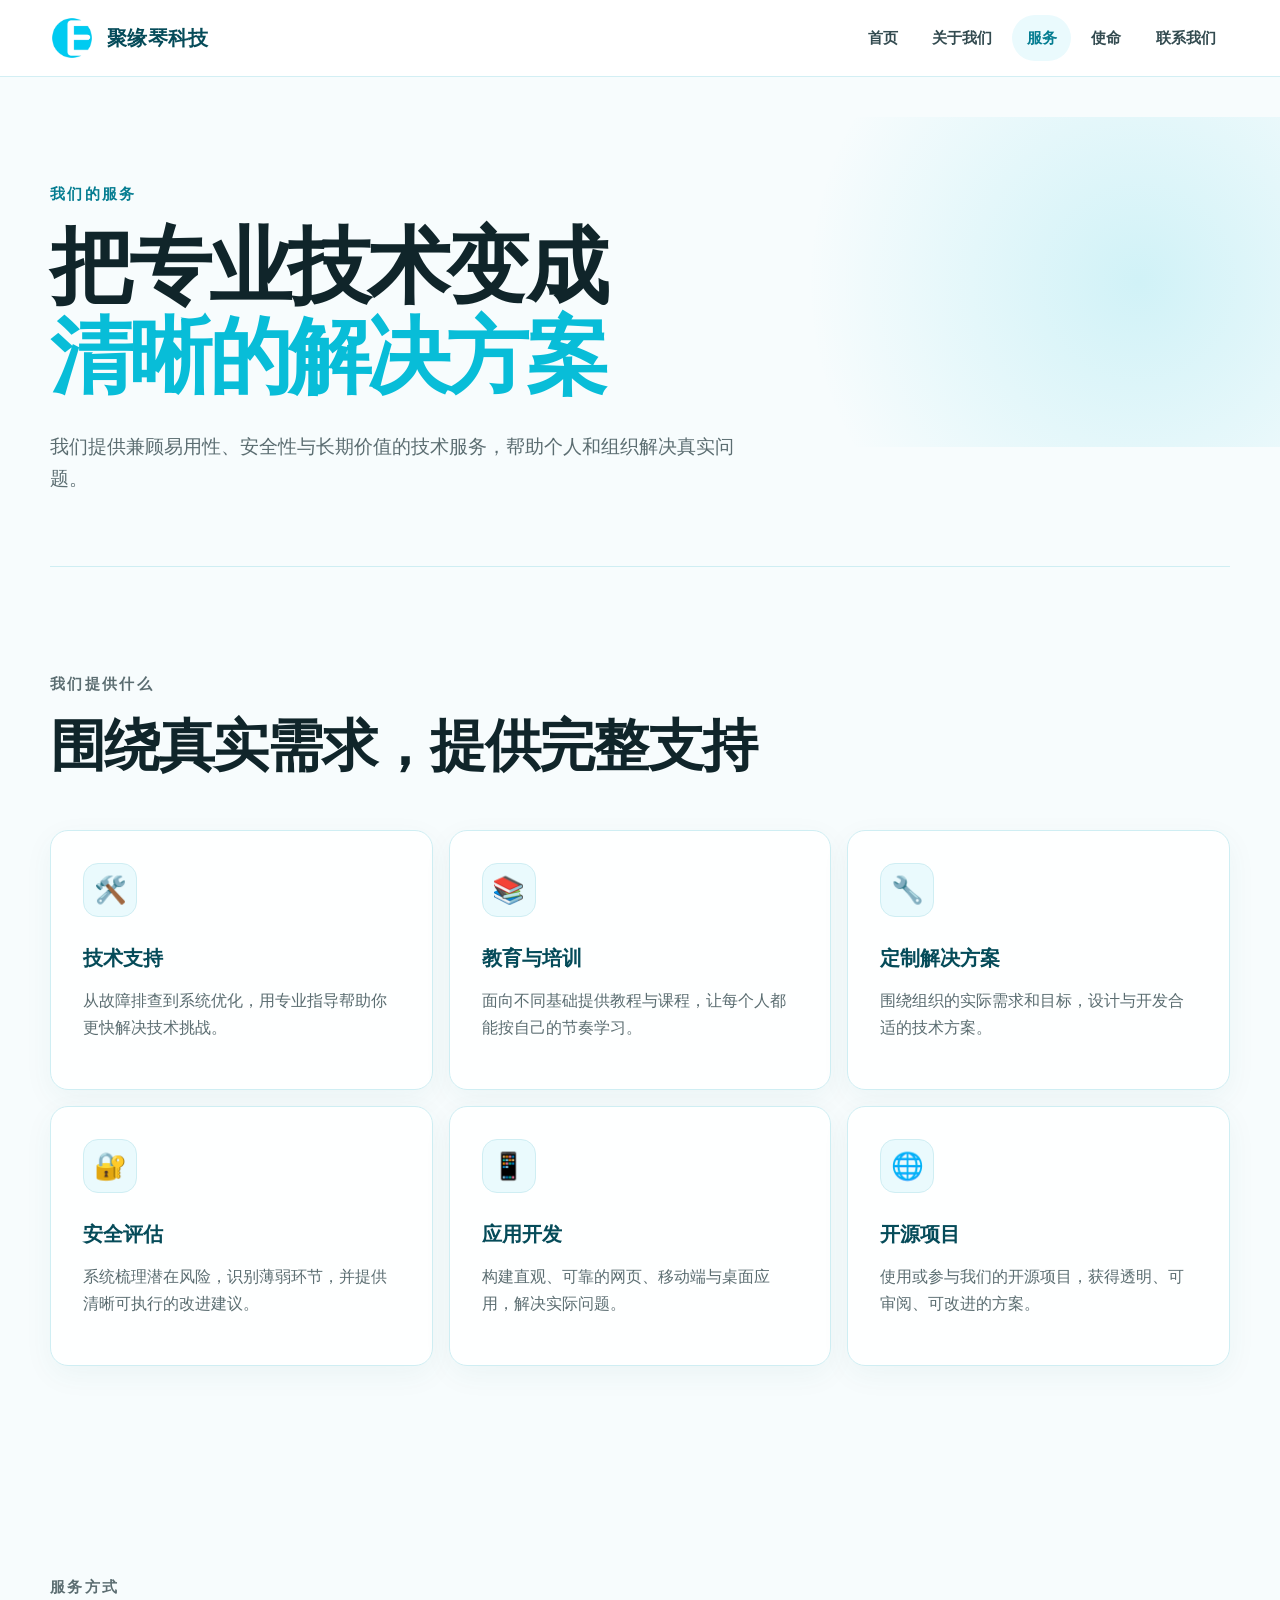
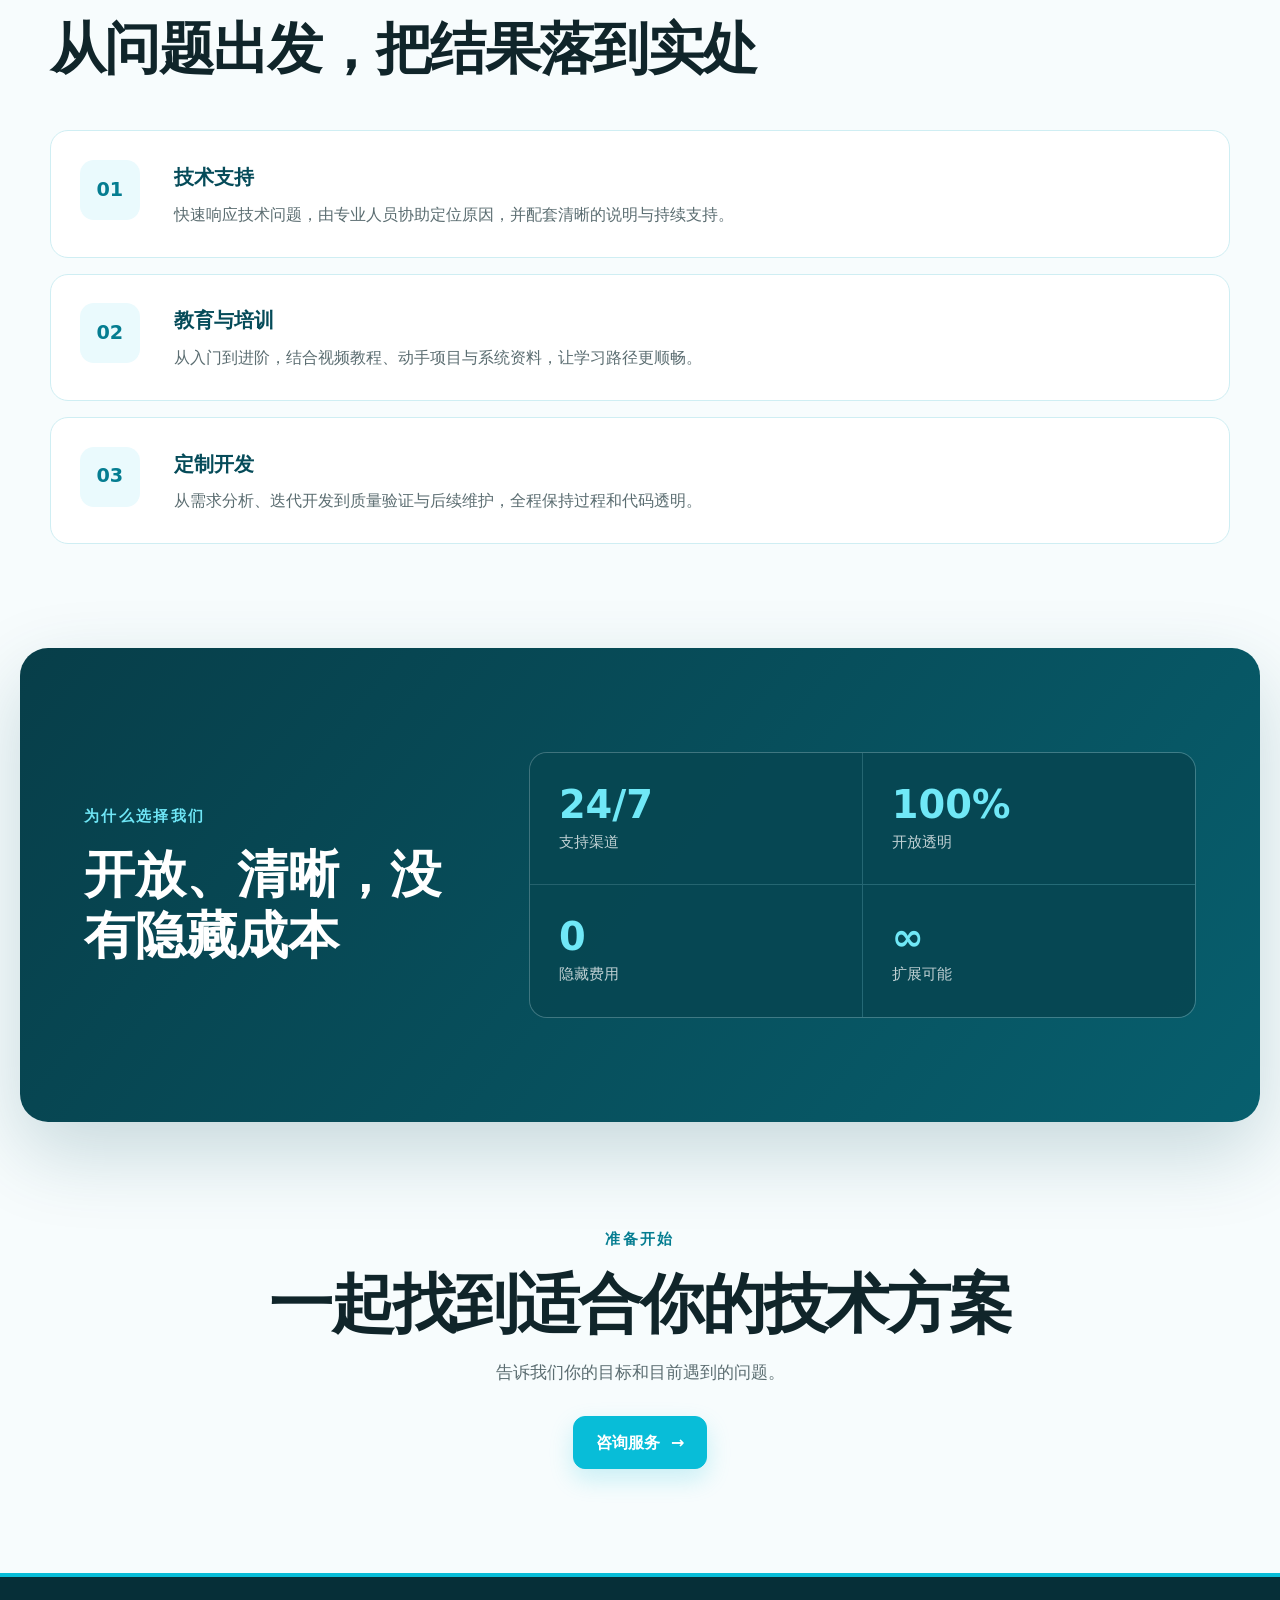
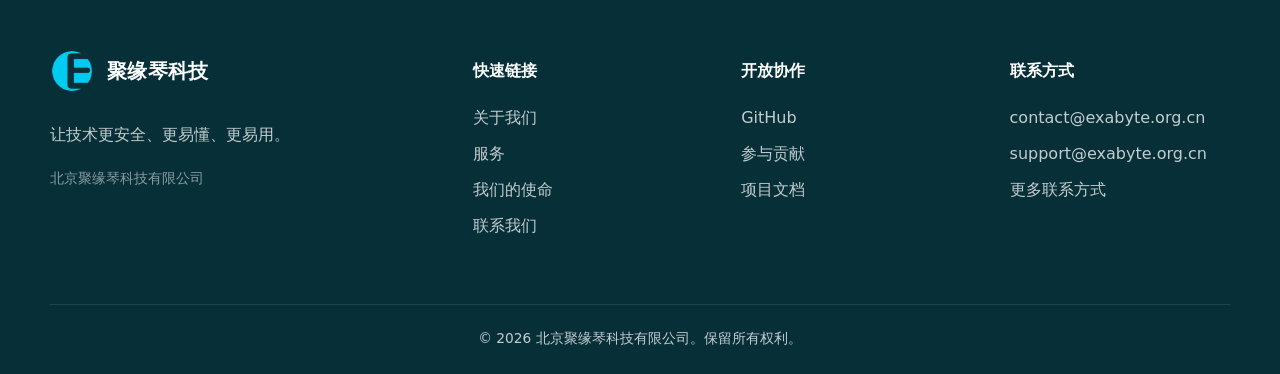
<file: services.html>
<!doctype html><html lang="zh-CN"><head><meta charset="utf-8"><meta name="viewport" content="width=device-width, initial-scale=1"><meta name="description" content="聚缘琴科技提供技术支持、教育培训、定制开发、安全评估与开源项目服务。"><meta name="theme-color" content="#08bdd8"><title>服务｜聚缘琴科技</title><link rel="icon" type="image/png" href="assets/exabyte.png"><link rel="stylesheet" href="assets/style.css"><script src="assets/site.js" defer></script></head>
<body><a class="skip-link" href="#main">跳到主要内容</a><header class="site-header"><nav class="nav-shell" aria-label="主导航"><a class="brand" href="index.html" aria-label="聚缘琴科技首页"><img src="assets/exabyte.png" alt="" width="48" height="48"><span>聚缘琴科技</span></a><button class="nav-toggle" type="button" aria-expanded="false" aria-controls="primary-nav"><span class="sr-only">打开导航菜单</span><span></span><span></span><span></span></button><ul class="nav-links" id="primary-nav"><li><a href="index.html">首页</a></li><li><a href="about.html">关于我们</a></li><li><a class="active" aria-current="page" href="services.html">服务</a></li><li><a href="mission.html">使命</a></li><li><a href="contact.html">联系我们</a></li></ul></nav></header>
<main id="main">
  <section class="hero page-hero"><p class="eyebrow">我们的服务</p><h1>把专业技术变成<span>清晰的解决方案</span></h1><p class="hero-copy">我们提供兼顾易用性、安全性与长期价值的技术服务，帮助个人和组织解决真实问题。</p></section>
  <section class="section"><div class="section-heading"><p class="eyebrow">我们提供什么</p><h2>围绕真实需求，提供完整支持</h2></div><div class="cards-grid"><article class="card"><div class="icon-box">🛠️</div><h3>技术支持</h3><p>从故障排查到系统优化，用专业指导帮助你更快解决技术挑战。</p></article><article class="card"><div class="icon-box">📚</div><h3>教育与培训</h3><p>面向不同基础提供教程与课程，让每个人都能按自己的节奏学习。</p></article><article class="card"><div class="icon-box">🔧</div><h3>定制解决方案</h3><p>围绕组织的实际需求和目标，设计与开发合适的技术方案。</p></article><article class="card"><div class="icon-box">🔐</div><h3>安全评估</h3><p>系统梳理潜在风险，识别薄弱环节，并提供清晰可执行的改进建议。</p></article><article class="card"><div class="icon-box">📱</div><h3>应用开发</h3><p>构建直观、可靠的网页、移动端与桌面应用，解决实际问题。</p></article><article class="card"><div class="icon-box">🌐</div><h3>开源项目</h3><p>使用或参与我们的开源项目，获得透明、可审阅、可改进的方案。</p></article></div></section>
  <section class="section"><div class="section-heading"><p class="eyebrow">服务方式</p><h2>从问题出发，把结果落到实处</h2></div><div class="steps"><article class="step"><div><h3>技术支持</h3><p>快速响应技术问题，由专业人员协助定位原因，并配套清晰的说明与持续支持。</p></div></article><article class="step"><div><h3>教育与培训</h3><p>从入门到进阶，结合视频教程、动手项目与系统资料，让学习路径更顺畅。</p></div></article><article class="step"><div><h3>定制开发</h3><p>从需求分析、迭代开发到质量验证与后续维护，全程保持过程和代码透明。</p></div></article></div></section>
  <section class="impact section"><div><p class="eyebrow">为什么选择我们</p><h2>开放、清晰，没有隐藏成本</h2></div><div class="stats"><div class="stat"><strong>24/7</strong><span>支持渠道</span></div><div class="stat"><strong>100%</strong><span>开放透明</span></div><div class="stat"><strong>0</strong><span>隐藏费用</span></div><div class="stat"><strong>∞</strong><span>扩展可能</span></div></div></section>
  <section class="cta section"><p class="eyebrow">准备开始</p><h2>一起找到适合你的技术方案</h2><p>告诉我们你的目标和目前遇到的问题。</p><a class="button" href="contact.html">咨询服务 <span aria-hidden="true">→</span></a></section>
</main>
<footer class="site-footer"><div class="footer-grid"><div class="footer-brand"><a class="brand brand-light" href="index.html"><img src="assets/exabyte.png" alt="" width="42" height="42"><span>聚缘琴科技</span></a><p>让技术更安全、更易懂、更易用。</p><p class="company-name">北京聚缘琴科技有限公司</p></div><div><h2>快速链接</h2><ul><li><a href="about.html">关于我们</a></li><li><a href="services.html">服务</a></li><li><a href="mission.html">我们的使命</a></li><li><a href="contact.html">联系我们</a></li></ul></div><div><h2>开放协作</h2><ul><li><a href="https://github.com/exabyteorg" target="_blank" rel="noreferrer">GitHub</a></li><li><a href="https://github.com/exabyteorg" target="_blank" rel="noreferrer">参与贡献</a></li><li><a href="https://github.com/exabyteorg" target="_blank" rel="noreferrer">项目文档</a></li></ul></div><div><h2>联系方式</h2><ul><li><a href="mailto:contact@exabyte.org.cn">contact@exabyte.org.cn</a></li><li><a href="mailto:support@exabyte.org.cn">support@exabyte.org.cn</a></li><li><a href="contact.html">更多联系方式</a></li></ul></div></div><div class="footer-bottom"><p>© 2026 北京聚缘琴科技有限公司。保留所有权利。</p></div></footer></body></html>
</file>
<file: assets/style.css>
:root {
  --cyan: #08bdd8;
  --cyan-dark: #057d91;
  --cyan-deep: #054b59;
  --cyan-pale: #eafafd;
  --ink: #10252a;
  --muted: #5b6d71;
  --line: #cfeef3;
  --white: #ffffff;
  --shadow: 0 18px 55px rgba(2, 97, 115, .10);
  --radius: 18px;
}

* { box-sizing: border-box; }
html { scroll-behavior: smooth; }
body { margin: 0; color: var(--ink); background: #f7fcfd; font-family: "PingFang SC", "Microsoft YaHei", "Noto Sans CJK SC", system-ui, sans-serif; line-height: 1.7; }
img { display: block; max-width: 100%; }
a { color: inherit; }
.skip-link { position: fixed; left: 1rem; top: -5rem; z-index: 1000; padding: .75rem 1rem; background: var(--ink); color: #fff; border-radius: 8px; }
.skip-link:focus { top: 1rem; }
.sr-only { position: absolute; width: 1px; height: 1px; padding: 0; margin: -1px; overflow: hidden; clip: rect(0,0,0,0); white-space: nowrap; border: 0; }

.site-header { position: sticky; top: 0; z-index: 100; background: rgba(255,255,255,.92); border-bottom: 1px solid rgba(207,238,243,.9); backdrop-filter: blur(18px); }
.nav-shell { width: min(1180px, calc(100% - 40px)); min-height: 76px; margin: auto; display: flex; align-items: center; justify-content: space-between; gap: 2rem; }
.brand { display: inline-flex; align-items: center; gap: .8rem; color: var(--cyan-deep); text-decoration: none; font-size: 1.25rem; font-weight: 800; letter-spacing: .02em; }
.brand img { width: 44px; height: 44px; }
.nav-links { display: flex; align-items: center; gap: .35rem; margin: 0; padding: 0; list-style: none; }
.nav-links a { display: block; padding: .65rem .9rem; color: #334b50; text-decoration: none; font-size: .96rem; font-weight: 650; border-radius: 999px; transition: color .2s, background .2s; }
.nav-links a:hover, .nav-links a.active { color: var(--cyan-dark); background: var(--cyan-pale); }
.nav-toggle { display: none; width: 44px; height: 44px; padding: 11px; border: 1px solid var(--line); border-radius: 12px; background: var(--white); }
.nav-toggle span:not(.sr-only) { display: block; height: 2px; margin: 4px 0; background: var(--cyan-deep); border-radius: 2px; }

main { overflow: hidden; }
.hero, .section { width: min(1180px, calc(100% - 40px)); margin-inline: auto; }
.hero { position: relative; min-height: 590px; padding: 8.5rem 0 6rem; display: flex; flex-direction: column; align-items: flex-start; justify-content: center; }
.hero::after { content: ""; position: absolute; inset: 2.5rem -30vw auto 52%; height: 420px; background: radial-gradient(circle at center, rgba(8,189,216,.16), transparent 66%); pointer-events: none; }
.hero-glow { position: absolute; width: 360px; height: 360px; right: 2%; top: 105px; border: 1px solid rgba(8,189,216,.22); border-radius: 50%; box-shadow: 0 0 0 42px rgba(8,189,216,.035), 0 0 0 84px rgba(8,189,216,.025); }
.hero-mark { position: absolute; right: 8%; top: 145px; width: 280px; filter: drop-shadow(0 28px 40px rgba(5,125,145,.20)); animation: float 5s ease-in-out infinite; }
.home-hero { min-height: 800px; padding-bottom: 25rem; align-items: center; text-align: center; }
.home-hero .hero-copy { margin-inline: auto; }
.home-hero .hero-mark { left: 0; right: 0; top: auto; bottom: 2.8rem; margin-inline: auto; }
.home-hero .hero-glow { left: 0; right: 0; top: auto; bottom: 0; margin-inline: auto; }
.eyebrow { margin: 0 0 1rem; color: var(--cyan-dark); font-size: .92rem; font-weight: 800; letter-spacing: .16em; text-transform: uppercase; }
.hero h1 { max-width: 720px; margin: 0; color: var(--ink); font-size: clamp(3.2rem, 7vw, 6.2rem); line-height: 1.08; letter-spacing: -.045em; }
.hero h1 span { display: block; color: var(--cyan); }
.hero-copy { max-width: 650px; margin: 1.75rem 0 0; color: var(--muted); font-size: 1.18rem; }
.button-row { display: flex; flex-wrap: wrap; gap: .8rem; margin-top: 2rem; }
.button { display: inline-flex; align-items: center; justify-content: center; gap: .7rem; min-height: 48px; padding: .75rem 1.35rem; border: 1px solid var(--cyan); border-radius: 12px; color: #fff; background: var(--cyan); text-decoration: none; font-weight: 750; box-shadow: 0 10px 24px rgba(8,189,216,.20); transition: transform .2s, background .2s, box-shadow .2s; }
.button:hover { transform: translateY(-2px); background: var(--cyan-dark); box-shadow: 0 15px 30px rgba(5,125,145,.24); }
.button-secondary { color: var(--cyan-dark); background: transparent; box-shadow: none; }

.section { padding: 6.5rem 0; }
.section-intro > h2, .cta h2 { max-width: 780px; margin: 0; font-size: clamp(2.2rem, 5vw, 4.2rem); line-height: 1.18; letter-spacing: -.035em; }
.lead { max-width: 760px; margin: 1.4rem 0 0; color: var(--muted); font-size: 1.08rem; }
.cards-grid { display: grid; grid-template-columns: repeat(3, minmax(0,1fr)); gap: 1rem; margin-top: 3.2rem; }
.card { min-height: 260px; padding: 2rem; background: rgba(255,255,255,.92); border: 1px solid var(--line); border-radius: var(--radius); box-shadow: 0 9px 30px rgba(5,91,105,.05); transition: transform .25s, box-shadow .25s, border-color .25s; }
.card:hover { transform: translateY(-6px); border-color: var(--cyan); box-shadow: var(--shadow); }
.icon-box { width: 54px; height: 54px; display: grid; place-items: center; margin-bottom: 1.5rem; background: var(--cyan-pale); border: 1px solid var(--line); border-radius: 15px; font-family: "Apple Color Emoji", "Segoe UI Emoji", sans-serif; font-size: 1.65rem; }
.card h3 { margin: 0 0 .7rem; color: var(--cyan-deep); font-size: 1.28rem; }
.card p { margin: 0; color: var(--muted); }

.impact { width: min(1240px, calc(100% - 24px)); display: grid; grid-template-columns: .8fr 1.4fr; gap: 4rem; align-items: center; padding-inline: clamp(1.5rem, 5vw, 5rem); border-radius: 28px; background: linear-gradient(130deg, #073e49, #075f6e); color: #fff; box-shadow: 0 30px 80px rgba(2,76,89,.20); }
.impact .eyebrow { color: #6ee5f5; }
.impact h2 { margin: 0; font-size: clamp(2rem, 4vw, 3.3rem); line-height: 1.2; }
.stats { display: grid; grid-template-columns: repeat(2,1fr); gap: 1px; overflow: hidden; border: 1px solid rgba(255,255,255,.12); border-radius: 18px; background: rgba(255,255,255,.12); }
.stat { padding: 1.8rem; background: rgba(5,70,81,.94); }
.stat strong { display: block; color: #70e8f7; font-size: 2.4rem; line-height: 1.2; }
.stat span { color: rgba(255,255,255,.75); font-size: .94rem; }
.cta { text-align: center; display: flex; flex-direction: column; align-items: center; }
.cta p:not(.eyebrow) { margin: 1rem 0 1.8rem; color: var(--muted); font-size: 1.08rem; }

.page-hero { min-height: 390px; padding-block: 6.5rem 4.5rem; border-bottom: 1px solid var(--line); }
.page-hero::after { height: 330px; }
.page-hero h1 { max-width: 900px; font-size: clamp(3rem, 6.5vw, 5.4rem); }
.page-hero .hero-copy { max-width: 720px; }
.split-section { display: grid; grid-template-columns: minmax(0,1.15fr) minmax(280px,.85fr); gap: clamp(2rem, 7vw, 6rem); align-items: center; }
.split-section.reverse { grid-template-columns: minmax(280px,.85fr) minmax(0,1.15fr); }
.split-section h2, .section-heading h2 { margin: 0; font-size: clamp(2rem, 4.5vw, 3.5rem); line-height: 1.2; letter-spacing: -.03em; }
.split-section p, .section-heading p { color: var(--muted); }
.split-section p { margin: 1.25rem 0; }
.section-heading { max-width: 760px; }
.section-heading.centered { margin-inline: auto; text-align: center; }
.feature-panel { min-height: 330px; display: grid; place-items: center; position: relative; overflow: hidden; background: linear-gradient(145deg, #def8fc, #f8feff); border: 1px solid var(--line); border-radius: 28px; box-shadow: var(--shadow); font-family: "Apple Color Emoji", "Segoe UI Emoji", sans-serif; font-size: 6rem; }
.feature-panel::before, .feature-panel::after { content: ""; position: absolute; border: 1px solid rgba(8,189,216,.18); border-radius: 50%; }
.feature-panel::before { width: 230px; height: 230px; }
.feature-panel::after { width: 320px; height: 320px; }
.check-list { margin: 1.5rem 0 0; padding: 0; list-style: none; }
.check-list li { position: relative; padding: .75rem 0 .75rem 2rem; border-bottom: 1px solid var(--line); color: #496065; }
.check-list li::before { content: "✓"; position: absolute; left: 0; color: var(--cyan); font-weight: 900; }
.steps { counter-reset: step; display: grid; gap: 1rem; margin-top: 3rem; }
.step { counter-increment: step; display: grid; grid-template-columns: 72px 1fr; gap: 1.4rem; align-items: start; padding: 1.8rem; background: #fff; border: 1px solid var(--line); border-radius: var(--radius); }
.step::before { content: "0" counter(step); display: grid; place-items: center; width: 60px; height: 60px; color: var(--cyan-dark); background: var(--cyan-pale); border-radius: 14px; font-size: 1.2rem; font-weight: 900; }
.step h3 { margin: 0 0 .4rem; color: var(--cyan-deep); font-size: 1.25rem; }
.step p { margin: 0; color: var(--muted); }
.contact-strip { display: grid; grid-template-columns: repeat(3,1fr); gap: 1rem; margin-top: 3rem; }
.contact-card { padding: 2rem; background: #fff; border: 1px solid var(--line); border-radius: var(--radius); }
.contact-card .icon-box { margin-bottom: 1.25rem; }
.contact-card h3 { margin: 0 0 .8rem; color: var(--cyan-deep); }
.contact-card p { margin: .5rem 0; color: var(--muted); }
.contact-card a { color: var(--cyan-dark); font-weight: 700; text-decoration: none; overflow-wrap: anywhere; }
.faq-grid { display: grid; grid-template-columns: repeat(2,1fr); gap: 1rem; margin-top: 3rem; }
.faq-item { padding: 1.7rem; background: #fff; border: 1px solid var(--line); border-radius: var(--radius); }
.faq-item h3 { margin: 0 0 .65rem; color: var(--cyan-deep); font-size: 1.1rem; }
.faq-item p { margin: 0; color: var(--muted); }

.site-footer { padding: 4.5rem max(20px, calc((100vw - 1180px)/2)) 1.5rem; color: rgba(255,255,255,.76); background: #062f38; border-top: 4px solid var(--cyan); }
.footer-grid { display: grid; grid-template-columns: 1.7fr repeat(3,1fr); gap: 3rem; }
.brand-light { color: #fff; }
.footer-brand > p { max-width: 320px; margin: 1.2rem 0 .4rem; }
.footer-brand .company-name { color: rgba(255,255,255,.52); font-size: .88rem; }
.site-footer h2 { margin: .5rem 0 1.2rem; color: #fff; font-size: 1rem; }
.site-footer ul { margin: 0; padding: 0; list-style: none; }
.site-footer li { margin: .55rem 0; }
.site-footer a { text-decoration: none; }
.site-footer a:hover { color: #77eaf8; }
.footer-bottom { display: flex; justify-content: center; gap: 1rem; margin-top: 3.5rem; padding-top: 1.4rem; border-top: 1px solid rgba(255,255,255,.1); font-size: .86rem; text-align: center; }
.footer-bottom p { margin: 0; }

@keyframes float { 50% { transform: translateY(-13px); } }
@media (prefers-reduced-motion: reduce) { *, *::before, *::after { scroll-behavior: auto !important; animation: none !important; transition: none !important; } }
@media (max-width: 900px) {
  .nav-toggle { display: block; }
  .nav-links { position: absolute; left: 20px; right: 20px; top: 68px; display: none; padding: .75rem; flex-direction: column; align-items: stretch; background: #fff; border: 1px solid var(--line); border-radius: 16px; box-shadow: var(--shadow); }
  .nav-links.open { display: flex; }
  .nav-links a { padding: .8rem 1rem; }
  .hero { min-height: 640px; padding: 6rem 0 18rem; }
  .hero-mark { width: 190px; right: calc(50% - 95px); top: auto; bottom: 2rem; }
  .hero-glow { width: 250px; height: 250px; right: calc(50% - 125px); top: auto; bottom: 0; }
  .cards-grid { grid-template-columns: repeat(2,1fr); }
  .impact { grid-template-columns: 1fr; gap: 2.5rem; }
  .split-section, .split-section.reverse { grid-template-columns: 1fr; }
  .split-section.reverse .feature-panel { order: 2; }
  .contact-strip { grid-template-columns: 1fr; }
  .footer-grid { grid-template-columns: repeat(2,1fr); }
}
@media (max-width: 620px) {
  .nav-shell, .hero, .section { width: min(100% - 28px, 1180px); }
  .brand { font-size: 1.12rem; }
  .hero { padding-top: 5rem; }
  .hero h1 { font-size: clamp(2.8rem, 15vw, 4.2rem); }
  .cards-grid, .stats, .footer-grid, .faq-grid { grid-template-columns: 1fr; }
  .step { grid-template-columns: 1fr; }
  .card { min-height: auto; }
  .impact { width: calc(100% - 16px); padding-block: 4.5rem; }
  .footer-bottom { flex-direction: column; }
}
</file>
